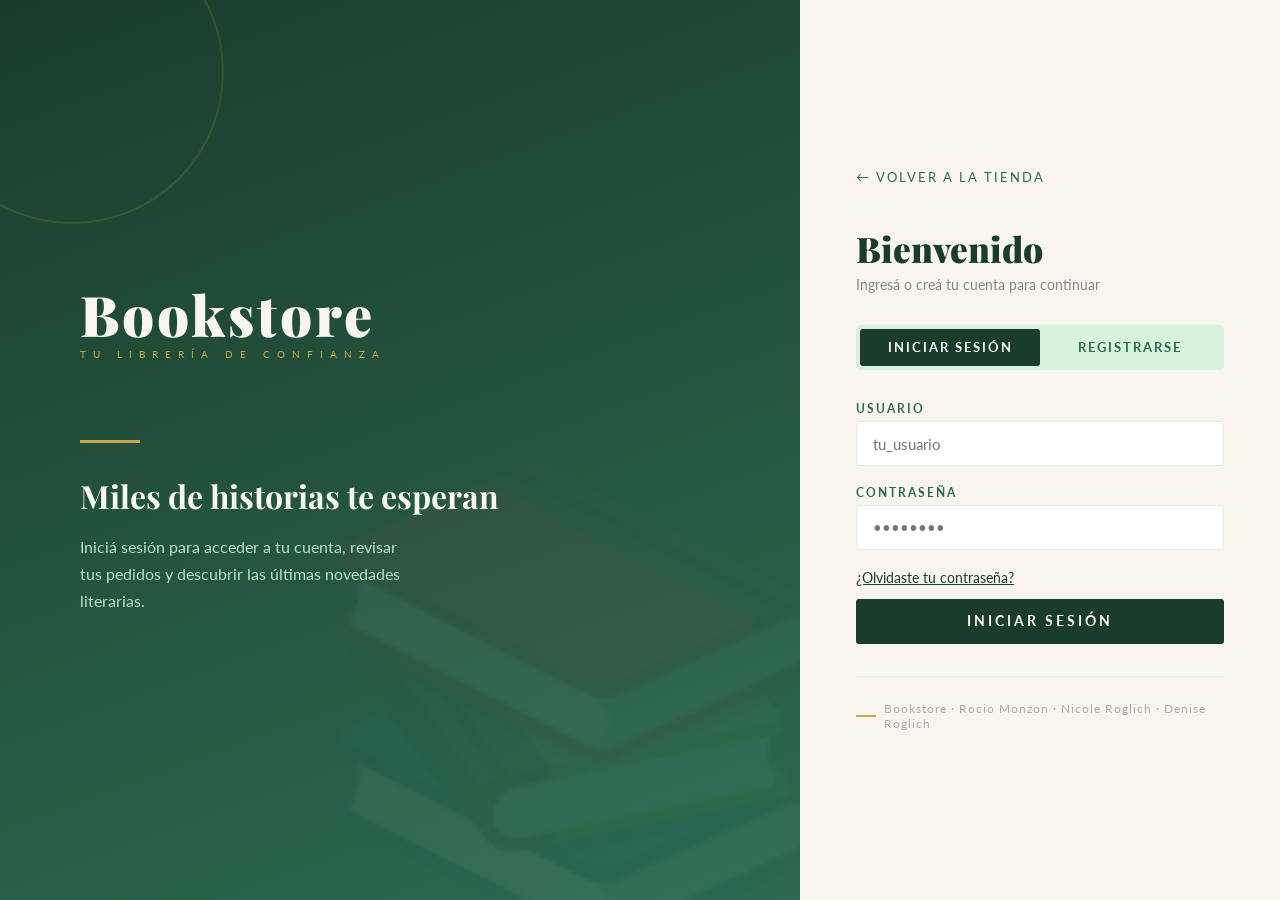
<file: login.html>
<!DOCTYPE html>
<html lang="es">
<head>
    <meta charset="UTF-8">
    <meta name="viewport" content="width=device-width, initial-scale=1.0">
    <title>Ingresar — Bookstore</title>
    <link href="https://fonts.googleapis.com/css2?family=Playfair+Display:wght@400;700;900&family=Lato:wght@300;400;700&display=swap" rel="stylesheet">
    <style>
        :root {
            --green-deep:   #1a3d2b;
            --green-mid:    #2d6a4f;
            --green-accent: #52b788;
            --green-light:  #b7e4c7;
            --green-pale:   #d8f3dc;
            --cream:        #f8f5ef;
            --gold:         #c9a84c;
            --text-dark:    #1a2e1e;
        }

        * { margin: 0; padding: 0; box-sizing: border-box; }

        body {
            font-family: 'Lato', sans-serif;
            min-height: 100vh;
            display: flex;
            background: var(--green-deep);
        }

        .left-panel {
            flex: 1;
            background: linear-gradient(160deg, var(--green-deep) 0%, var(--green-mid) 100%);
            display: flex;
            flex-direction: column;
            justify-content: center;
            align-items: flex-start;
            padding: 4rem 5rem;
            position: relative;
            overflow: hidden;
        }

        .left-panel::before {
            content: '📚';
            position: absolute;
            font-size: 28rem;
            bottom: -4rem;
            right: -4rem;
            opacity: 0.05;
            pointer-events: none;
        }

        .left-panel::after {
            content: '';
            position: absolute;
            top: -80px;
            left: -80px;
            width: 300px;
            height: 300px;
            border-radius: 50%;
            border: 2px solid rgba(201,168,76,0.15);
        }

        .brand { margin-bottom: 3rem; animation: fadeLeft 0.7s ease-out both; }

        .brand-name {
            font-family: 'Playfair Display', serif;
            font-size: 3.5rem;
            font-weight: 900;
            color: var(--cream);
            letter-spacing: 3px;
            line-height: 1;
        }

        .brand-tag {
            display: block;
            font-size: 0.65rem;
            letter-spacing: 7px;
            text-transform: uppercase;
            color: var(--gold);
            margin-top: 6px;
        }

        .gold-line {
            width: 60px;
            height: 3px;
            background: var(--gold);
            margin: 2rem 0;
            animation: expandLine 0.8s ease-out 0.3s both;
        }

        .left-copy { animation: fadeLeft 0.7s ease-out 0.4s both; }

        .left-copy h2 {
            font-family: 'Playfair Display', serif;
            font-size: 2rem;
            color: var(--cream);
            font-weight: 700;
            line-height: 1.3;
            margin-bottom: 1rem;
        }

        .left-copy p {
            color: var(--green-light);
            font-size: 1rem;
            line-height: 1.7;
            max-width: 320px;
        }

        .right-panel {
            width: 480px;
            background: var(--cream);
            display: flex;
            flex-direction: column;
            justify-content: center;
            padding: 4rem 3.5rem;
            animation: fadeRight 0.7s ease-out both;
        }

        .back-link {
            display: inline-flex;
            align-items: center;
            gap: 6px;
            color: var(--green-mid);
            font-size: 0.8rem;
            letter-spacing: 2px;
            text-transform: uppercase;
            text-decoration: none;
            margin-bottom: 2.5rem;
            transition: color 0.3s;
        }

        .back-link:hover { color: var(--green-deep); }

        .panel-title {
            font-family: 'Playfair Display', serif;
            font-size: 2.2rem;
            font-weight: 900;
            color: var(--green-deep);
            margin-bottom: 0.3rem;
        }

        .panel-subtitle {
            font-size: 0.85rem;
            color: #888;
            margin-bottom: 2rem;
        }

        .form-tabs {
            display: flex;
            background: var(--green-pale);
            border-radius: 4px;
            padding: 4px;
            margin-bottom: 2rem;
        }

        .tab-btn {
            flex: 1;
            padding: 0.65rem;
            border: none;
            background: transparent;
            color: var(--green-mid);
            cursor: pointer;
            border-radius: 3px;
            font-family: 'Lato', sans-serif;
            font-size: 0.8rem;
            font-weight: 700;
            letter-spacing: 2px;
            text-transform: uppercase;
            transition: all 0.3s ease;
        }

        .tab-btn.active {
            background: var(--green-deep);
            color: var(--cream);
        }

        .alert {
            padding: 0.8rem 1rem;
            border-radius: 3px;
            margin-bottom: 1.2rem;
            font-size: 0.85rem;
            font-weight: 600;
            border-left: 4px solid;
            display: none;
        }

        .alert.show { display: block; }
        .alert-error { background: #fff0f0; color: #c0392b; border-color: #c0392b; }
        .alert-success { background: #f0fff4; color: var(--green-mid); border-color: var(--green-accent); }

        .field-error {
            color: #c0392b;
            font-size: 0.80rem;
            margin-top: 0.35rem;
            min-height: 1.2rem;
        }

        input[type="text"],
        input[type="email"],
        input[type="tel"],
        input[type="password"] {
            width: 100%;
            padding: 0.8rem 1rem;
            border: 1.5px solid var(--green-pale);
            border-radius: 3px;
            font-family: 'Lato', sans-serif;
            font-size: 0.95rem;
            color: var(--text-dark);
            background: white;
            outline: none;
            transition: all 0.25s ease;
        }

        input.field-invalid {
            border-color: #e74c3c;
            background: #fff5f5;
        }

        label .info-icon {
            display: inline-flex;
            align-items: center;
            justify-content: center;
            width: 1.15rem;
            height: 1.15rem;
            margin-left: 0.45rem;
            border-radius: 50%;
            background: var(--green-pale);
            color: var(--green-mid);
            font-size: 0.75rem;
            font-weight: 700;
            cursor: pointer;
            border: 1px solid var(--green-accent);
            transition: background 0.2s ease, transform 0.2s ease;
        }

        label .info-icon:hover {
            background: var(--green-accent);
            color: var(--cream);
            transform: translateY(-1px);
        }

        .password-rules {
            display: none;
            margin-top: 0.85rem;
            padding: 0.85rem 1rem;
            background: #f7fdf6;
            border: 1px solid var(--green-pale);
            border-radius: 4px;
            color: #2b5f40;
            font-size: 0.84rem;
            line-height: 1.5;
        }

        .password-rules.visible {
            display: block;
        }

        .password-rules ul {
            margin: 0.5rem 0 0 1.1rem;
            padding-left: 0.75rem;
        }

        .password-rules li {
            margin-bottom: 0.35rem;
        }

        .form-section { display: none; }
        .form-section.active { display: block; }

        .form-group { margin-bottom: 1.2rem; }

        label {
            display: block;
            font-size: 0.72rem;
            letter-spacing: 2px;
            text-transform: uppercase;
            color: var(--green-mid);
            font-weight: 700;
            margin-bottom: 6px;
        }

        input[type="text"],
        input[type="email"],
        input[type="tel"] {
            width: 100%;
            padding: 0.8rem 1rem;
            border: 1.5px solid var(--green-pale);
            border-radius: 3px;
            font-family: 'Lato', sans-serif;
            font-size: 0.95rem;
            color: var(--text-dark);
            background: white;
            outline: none;
            transition: all 0.25s ease;
        }

        input:focus {
            border-color: var(--green-accent);
            box-shadow: 0 0 0 3px rgba(82,183,136,0.15);
        }

        .submit-btn {
            width: 100%;
            padding: 0.9rem;
            background: var(--green-deep);
            color: var(--cream);
            border: none;
            border-radius: 3px;
            font-family: 'Lato', sans-serif;
            font-size: 0.85rem;
            font-weight: 700;
            letter-spacing: 3px;
            text-transform: uppercase;
            cursor: pointer;
            margin-top: 0.5rem;
            transition: all 0.3s ease;
        }

        .submit-btn:hover {
            background: var(--green-mid);
            transform: translateY(-2px);
            box-shadow: 0 8px 20px rgba(26,61,43,0.25);
        }

        .submit-btn:active { transform: translateY(0); }

        .form-footer {
            margin-top: 2rem;
            padding-top: 1.5rem;
            border-top: 1px solid var(--green-pale);
            display: flex;
            align-items: center;
            gap: 0.5rem;
        }

        .form-footer span {
            width: 20px;
            height: 2px;
            background: var(--gold);
            display: inline-block;
            flex-shrink: 0;
        }

        .form-footer p { font-size: 0.75rem; color: #aaa; letter-spacing: 1px; }

        @keyframes fadeLeft {
            from { opacity: 0; transform: translateX(-30px); }
            to   { opacity: 1; transform: translateX(0); }
        }
        @keyframes fadeRight {
            from { opacity: 0; transform: translateX(30px); }
            to   { opacity: 1; transform: translateX(0); }
        }
        @keyframes expandLine {
            from { width: 0; opacity: 0; }
            to   { width: 60px; opacity: 1; }
        }

        @media (max-width: 900px) {
            .left-panel { display: none; }
            .right-panel { width: 100%; padding: 3rem 2rem; }
        }
    </style>
</head>
<body>

    <div class="left-panel">
        <div class="brand">
            <div class="brand-name">Bookstore</div>
            <span class="brand-tag">Tu librería de confianza</span>
        </div>
        <div class="gold-line"></div>
        <div class="left-copy">
            <h2>Miles de historias te esperan</h2>
            <p>Iniciá sesión para acceder a tu cuenta, revisar tus pedidos y descubrir las últimas novedades literarias.</p>
        </div>
    </div>

    <div class="right-panel">
        <a href="index.php" class="back-link">← Volver a la tienda</a>

        <h1 class="panel-title">Bienvenido</h1>
        <p class="panel-subtitle">Ingresá o creá tu cuenta para continuar</p>

        <div class="form-tabs">
            <button class="tab-btn active" onclick="switchTab('login', this)">Iniciar Sesión</button>
            <button class="tab-btn" onclick="switchTab('register', this)">Registrarse</button>
        </div>

        <div class="alert alert-error" id="alert-error"></div>
        <div class="alert alert-success" id="alert-success"></div>

        <!-- LOGIN -->
        <div id="login-form" class="form-section active">
            <div class="form-group">
                <label for="username_login">Usuario</label>
                <input type="text" id="username_login" autocomplete="username" placeholder="tu_usuario">
            </div>
            <div class="form-group">
                <label for="password_login">Contraseña</label>
                <input type="password" id="password_login" autocomplete="current-password" placeholder="••••••••">
            </div>
            <div class="form-group" style="margin-bottom: .3rem; font-size: .9rem;">
                <a href="olvideContrasenia.html" style="color: var(--green-deep);">¿Olvidaste tu contraseña?</a>
            </div>
            <button class="submit-btn" onclick="handleLogin()">Iniciar Sesión</button>
        </div>

        <!-- REGISTRO -->
        <div id="register-form" class="form-section">
            <div class="form-group">
                <label for="nombre">Nombre</label>
                <input type="text" id="nombre" autocomplete="given-name" placeholder="Juan">
                <div id="error-nombre" class="field-error"></div>
            </div>
            <div class="form-group">
                <label for="apellido">Apellido</label>
                <input type="text" id="apellido" autocomplete="family-name" placeholder="García">
                <div id="error-apellido" class="field-error"></div>
            </div>
            <div class="form-group">
                <label for="username">Usuario</label>
                <input type="text" id="username" autocomplete="username" placeholder="juan.garcia">
                <div id="error-username" class="field-error"></div>
            </div>
            <div class="form-group">
                <label for="password">Contraseña
                    <span class="info-icon" onclick="togglePasswordRules()" title="Ver reglas de contraseña">i</span>
                </label>
                <input type="password" id="password" autocomplete="new-password" placeholder="••••••••">
                <div class="password-rules" id="password-rules">
                    <p>La contraseña debe tener:</p>
                    <ul>
                        <li>Al menos 8 caracteres</li>
                        <li>Una letra mayúscula</li>
                        <li>Una letra minúscula</li>
                        <li>Un número</li>
                        <li>Un símbolo especial</li>
                    </ul>
                </div>
                <small><label><input type="checkbox" id="togglePassword"> Mostrar contraseña</label></small>
                <div id="error-password" class="field-error"></div>
            </div>
            <div class="form-group">
                <label for="rpassword">Confirmar contraseña</label>
                <input type="password" id="rpassword" autocomplete="new-password" placeholder="••••••••">
                <div id="error-rpassword" class="field-error"></div>
            </div>
            <div class="form-group">
                <label for="telefono">Teléfono</label>
                <input type="tel" id="telefono" autocomplete="tel" placeholder="+54 11 0000-0000">
                <div id="error-telefono" class="field-error"></div>
            </div>
            <div class="form-group">
                <label for="email">Email</label>
                <input type="email" id="email" autocomplete="email" placeholder="tu@email.com">
                <div id="error-email" class="field-error"></div>
            </div>
            <div class="form-group">
                <label for="direccion">Dirección</label>
                <input type="text" id="direccion" autocomplete="street-address" placeholder="Av. Corrientes 1234, CABA">
                <div id="error-direccion" class="field-error"></div>
            </div>
            <button type="button" class="submit-btn" onclick="handleRegister()">Crear Cuenta</button>
        </div>

        <div class="form-footer">
            <span></span>
            <p>Bookstore · Rocio Monzon · Nicole Roglich · Denise Roglich</p>
        </div>
    </div>

    <script>
        function switchTab(tab, btn) {
            document.querySelectorAll('.form-section').forEach(s => s.classList.remove('active'));
            document.querySelectorAll('.tab-btn').forEach(b => b.classList.remove('active'));
            document.getElementById(tab + '-form').classList.add('active');
            btn.classList.add('active');
            clearAlerts();
        }

        function renderMessage(msg) {
            return msg
                .replace(/<br\s*\/?>/gi, '<br>')
                .replace(/\r?\n/g, '<br>');
        }

        function showError(msg) {
            const el = document.getElementById('alert-error');
            el.innerHTML = '⚠️ ' + renderMessage(msg);
            el.classList.add('show');
            document.getElementById('alert-success').classList.remove('show');
        }

        function showSuccess(msg) {
            const el = document.getElementById('alert-success');
            el.textContent = '✔ ' + msg;
            el.classList.add('show');
            document.getElementById('alert-error').classList.remove('show');
            clearFieldError();
        }

        function showFieldError(msg, fieldIds = []) {
            clearFieldError();
            if (!Array.isArray(fieldIds)) {
                fieldIds = fieldIds ? [fieldIds] : [];
            }

            if (fieldIds.length === 0) {
                const el = document.getElementById('alert-error');
                el.innerHTML = '⚠️ ' + renderMessage(msg);
                el.classList.add('show');
                return;
            }

            fieldIds.forEach(id => {
                const input = document.getElementById(id);
                if (input) {
                    input.classList.add('field-invalid');
                }
                const errorEl = document.getElementById('error-' + id);
                if (errorEl) {
                    errorEl.innerHTML = renderMessage(msg);
                }
            });
        }

        function clearFieldError() {
            document.querySelectorAll('.field-error').forEach(el => el.textContent = '');
            document.querySelectorAll('.field-invalid').forEach(el => el.classList.remove('field-invalid'));
        }

        function clearAlerts() {
            document.getElementById('alert-error').classList.remove('show');
            document.getElementById('alert-success').classList.remove('show');
            clearFieldError();
        }

        function togglePasswordRules() {
            document.getElementById('password-rules').classList.toggle('visible');
        }

        function validateEmail(email) {
            return /^[^\s@]+@[^\s@]+\.[^\s@]+$/.test(email);
        }

        function handleLogin() {
            const username = document.getElementById('username_login').value.trim();
            const password = document.getElementById('password_login').value.trim();
            if (!username || !password) {
                showError('Por favor completa todos los campos.');
                return;
            }

            // Envía los datos al servidor
            fetch('login.php', {
                method: 'POST',
                headers: { 'Content-Type': 'application/x-www-form-urlencoded' },
                body: new URLSearchParams({
                    username: username,
                    password: password
                })
            })
            .then(response => response.json())
            .then(data => {
                if (data.status === 'success') {
                    showSuccess('¡Sesión iniciada correctamente! Redirigiendo...');
                    setTimeout(() => window.location.href = 'index.php', 800);
                } else {
                    showError(data.message);
                }
            })
            .catch(error => showError('Error de conexión: ' + error.message));
        }

        async function handleRegister() {
            clearFieldError();
            clearAlerts();

            const nombre = document.getElementById('nombre').value.trim();
            const apellido = document.getElementById('apellido').value.trim();
            const username = document.getElementById('username').value.trim();
            const password = document.getElementById('password').value.trim();
            const rpassword = document.getElementById('rpassword').value.trim();
            const telefono = document.getElementById('telefono').value.trim();
            const email = document.getElementById('email').value.trim();
            const direccion = document.getElementById('direccion').value.trim();

            const requiredFields = [
                { id: 'nombre', message: 'Ingrese su nombre.' },
                { id: 'apellido', message: 'Ingrese su apellido.' },
                { id: 'username', message: 'Ingrese su usuario.' },
                { id: 'password', message: 'Ingrese su contraseña.' },
                { id: 'rpassword', message: 'Confirme su contraseña.' },
                { id: 'telefono', message: 'Ingrese su teléfono.' },
                { id: 'email', message: 'Ingrese su email.' },
                { id: 'direccion', message: 'Ingrese su dirección.' }
            ];

            for (const field of requiredFields) {
                if (!document.getElementById(field.id).value.trim()) {
                    showFieldError(field.message, field.id);
                    return;
                }
            }

            if (!validateEmail(email)) {
                showFieldError('El email no es válido.', 'email');
                return;
            }

            if (password !== rpassword) {
                showFieldError('Las contraseñas no coinciden.', ['password', 'rpassword']);
                return;
            }

            try {
                const response = await fetch('registro.php', {
                    method: 'POST',
                    headers: { 'Content-Type': 'application/x-www-form-urlencoded' },
                    body: new URLSearchParams({
                        nombre: nombre,
                        apellido: apellido,
                        user: username,
                        pass: password,
                        rpass: rpassword,
                        telefono: telefono,
                        email: email,
                        direccion: direccion
                    })
                });

                const result = await response.json();
                if (result.type === 'success') {
                    showSuccess('Registro correcto. Redirigiendo...');
                    setTimeout(() => window.location.href = 'index.php', 800);
                } else {
                    showFieldError(result.ack || 'Hubo un error en el registro.', result.field || result.fields || []);
                }
            } catch (error) {
                showFieldError('Error de conexión: ' + error.message);
            }
        }

        document.getElementById('togglePassword').addEventListener('change', function () {
            const pw = document.getElementById('password');
            const rpw = document.getElementById('rpassword');
            const type = this.checked ? 'text' : 'password';
            pw.type = type;
            rpw.type = type;
        });
    </script>
</body>
</html>
</file>
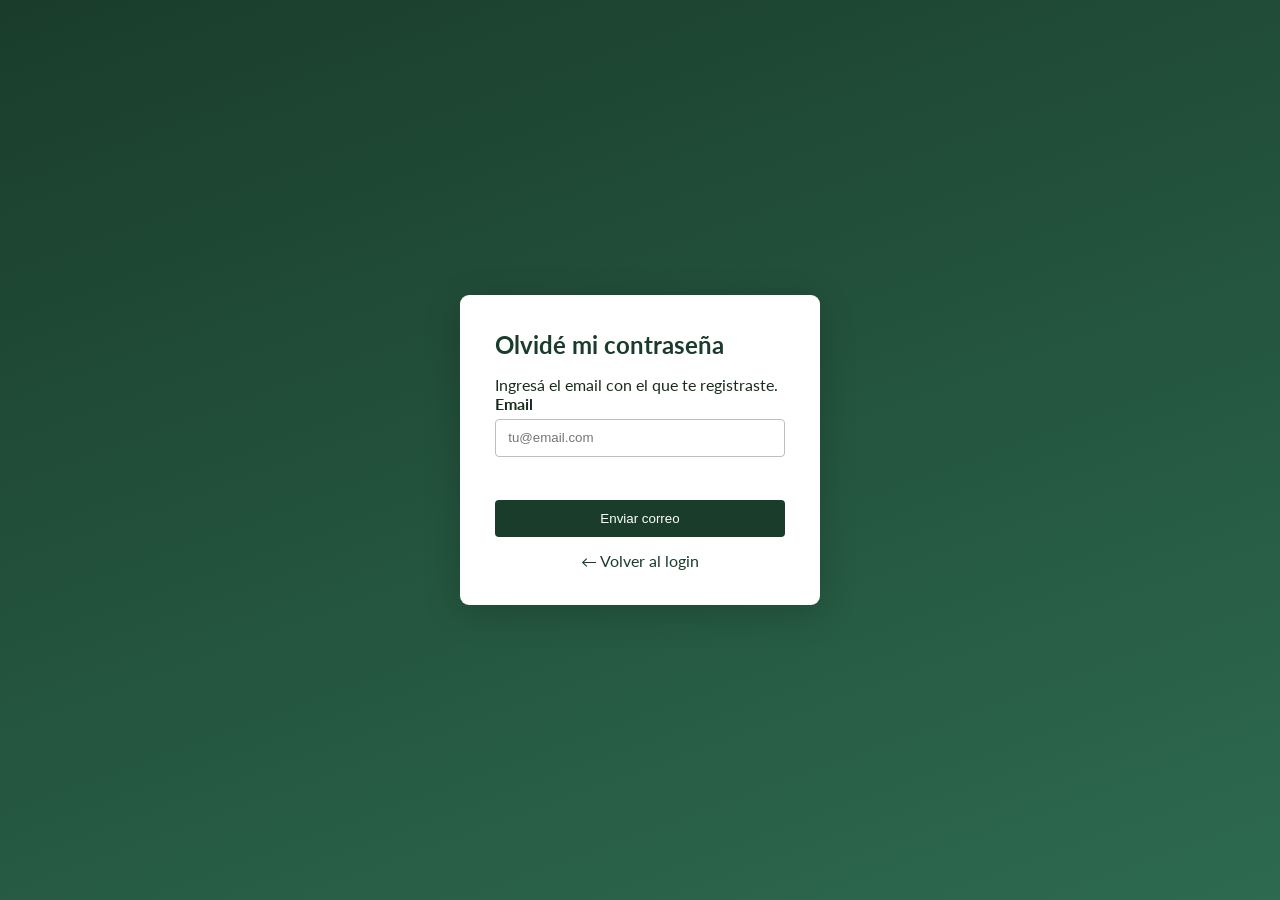
<file: olvideContrasenia.html>
<!DOCTYPE html>
<html lang="es">
<head>
    <meta charset="UTF-8">
    <meta name="viewport" content="width=device-width, initial-scale=1.0">
    <title>Olvidé mi contraseña</title>
    <link href="https://fonts.googleapis.com/css2?family=Playfair+Display:wght@400;700;900&family=Lato:wght@300;400;700&display=swap" rel="stylesheet">
    <style>
        :root {
            --green-deep:   #1a3d2b;
            --green-mid:    #2d6a4f;
            --green-accent: #52b788;
            --cream:        #f8f5ef;
            --text-dark:    #1a2e1e;
        }
        * { margin: 0; padding: 0; box-sizing: border-box; }
        body {
            font-family: 'Lato', sans-serif;
            min-height: 100vh;
            display: flex;
            align-items: center;
            justify-content: center;
            background: linear-gradient(160deg, var(--green-deep) 0%, var(--green-mid) 100%);
            color: var(--text-dark);
        }
        .card {
            width: 360px;
            background: white;
            padding: 2.2rem;
            border-radius: 9px;
            box-shadow: 0 8px 36px rgba(0,0,0,.2);
        }
        .card h1 { margin-bottom: 1rem; font-size: 1.5rem; color: var(--green-deep); }
        .form-group { margin-bottom: 1rem; }
        label { display: block; font-weight: 700; margin-bottom: .35rem; }
        input { width: 100%; padding: .65rem .75rem; border: 1px solid #bdbdbd; border-radius: 4px; }
        button { width: 100%; background: var(--green-deep); color: white; border: none; padding: .7rem; border-radius: 4px; cursor: pointer; }
        .field-error { margin-top: .5rem; color: #c0392b; min-height: 1.2rem; }
        .alert-success { margin-top: .6rem; color: #1a6c3a; }
        .link-back { margin-top: .85rem; display: block; text-align: center; color: var(--green-deep); text-decoration: none; }
    </style>
</head>
<body>
    <div class="card">
        <h1>Olvidé mi contraseña</h1>
        <p>Ingresá el email con el que te registraste.</p>
        <div class="form-group">
            <label for="fp_email">Email</label>
            <input type="email" id="fp_email" placeholder="tu@email.com">
            <div id="fp_error" class="field-error"></div>
            <div id="fp_success" class="alert-success"></div>
        </div>
        <button onclick="handleOlvideContrasenia()">Enviar correo</button>
        <a class="link-back" href="login.html">← Volver al login</a>
    </div>

    <script>
        function handleOlvideContrasenia() {
            document.getElementById('fp_error').textContent = '';
            document.getElementById('fp_success').textContent = '';
            const email = document.getElementById('fp_email').value.trim();
            if (!email) {
                document.getElementById('fp_error').textContent = 'Ingresá tu email.';
                return;
            }
            fetch('olvideContrasenia.php', {
                method: 'POST',
                headers: { 'Content-Type': 'application/x-www-form-urlencoded' },
                body: new URLSearchParams({ email: email })
            })
            .then(r => r.json())
            .then(resp => {
                if (resp.success) {
                    document.getElementById('fp_success').textContent = resp.message;
                } else {
                    document.getElementById('fp_error').textContent = resp.message;
                }
            })
            .catch(err => {
                document.getElementById('fp_error').textContent = 'Error de conexión: ' + err.message;
            });
        }
    </script>
</body>
</html>
</file>
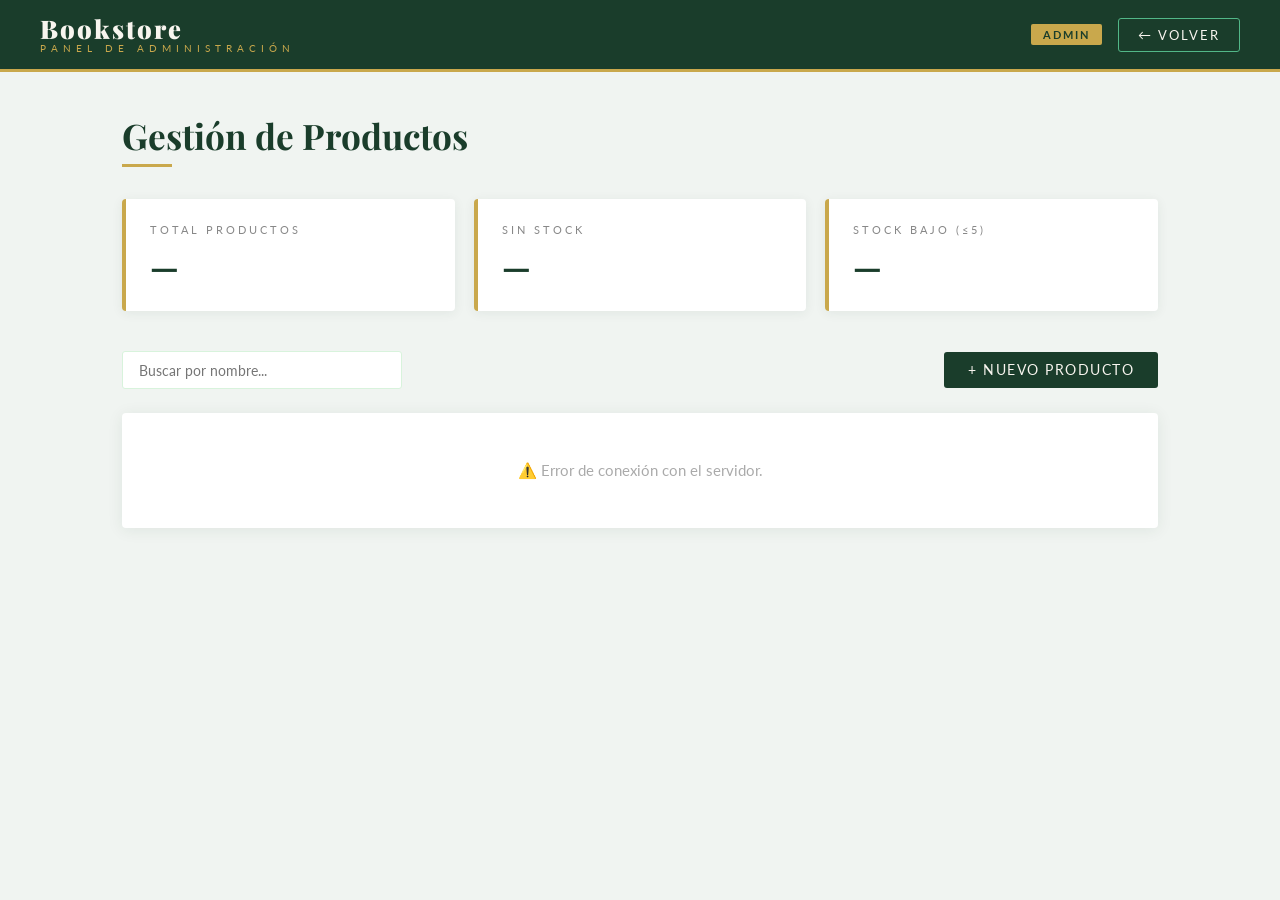
<file: panel_admin.html>
<!DOCTYPE html>
<html lang="es">
<head>
    <meta charset="UTF-8">
    <meta name="viewport" content="width=device-width, initial-scale=1.0">
    <title>Panel Admin — Bookstore</title>
    <link href="https://fonts.googleapis.com/css2?family=Playfair+Display:wght@400;700;900&family=Lato:wght@300;400;700&display=swap" rel="stylesheet">
    <style>
        :root {
            --green-deep: #1a3d2b;
            --green-mid: #2d6a4f;
            --green-accent: #52b788;
            --green-light: #b7e4c7;
            --green-pale: #d8f3dc;
            --cream: #f8f5ef;
            --gold: #c9a84c;
            --red: #c0392b;
            --red-light: #f8d7da;
            --text-dark: #1a2e1e;
        }

        * { margin: 0; padding: 0; box-sizing: border-box; }

        body {
            font-family: 'Lato', sans-serif;
            background: #f0f4f1;
            color: var(--text-dark);
            min-height: 100vh;
        }

        /* HEADER */
        header {
            background: var(--green-deep);
            padding: 1rem 2.5rem;
            display: flex;
            justify-content: space-between;
            align-items: center;
            border-bottom: 3px solid var(--gold);
            position: sticky;
            top: 0;
            z-index: 100;
        }

        .logo {
            display: flex;
            flex-direction: column;
            line-height: 1;
        }

        .logo-main {
            font-family: 'Playfair Display', serif;
            font-size: 1.6rem;
            font-weight: 900;
            color: var(--cream);
            letter-spacing: 2px;
        }

        .logo-sub {
            font-size: 0.6rem;
            letter-spacing: 5px;
            color: var(--gold);
            text-transform: uppercase;
            margin-top: 2px;
        }

        .header-right {
            display: flex;
            align-items: center;
            gap: 1rem;
        }

        .admin-badge {
            background: var(--gold);
            color: var(--green-deep);
            font-size: 0.7rem;
            font-weight: 700;
            letter-spacing: 2px;
            text-transform: uppercase;
            padding: 4px 12px;
            border-radius: 2px;
        }

        .back-btn {
            background: transparent;
            color: var(--cream);
            border: 1.5px solid var(--green-accent);
            padding: 0.5rem 1.2rem;
            border-radius: 3px;
            font-family: 'Lato', sans-serif;
            font-size: 0.8rem;
            letter-spacing: 2px;
            text-transform: uppercase;
            cursor: pointer;
            text-decoration: none;
            transition: all 0.3s;
        }

        .back-btn:hover {
            background: var(--green-accent);
            color: var(--green-deep);
        }

        /* LAYOUT */
        .container {
            max-width: 1100px;
            margin: 0 auto;
            padding: 2.5rem 2rem;
        }

        .page-title {
            font-family: 'Playfair Display', serif;
            font-size: 2.2rem;
            color: var(--green-deep);
            margin-bottom: 0.3rem;
        }

        .page-divider {
            width: 50px;
            height: 3px;
            background: var(--gold);
            margin-bottom: 2rem;
        }

        /* STATS */
        .stats-row {
            display: grid;
            grid-template-columns: repeat(3, 1fr);
            gap: 1.2rem;
            margin-bottom: 2.5rem;
        }

        .stat-card {
            background: white;
            border-radius: 4px;
            padding: 1.5rem;
            border-left: 4px solid var(--gold);
            box-shadow: 0 2px 12px rgba(26,61,43,0.07);
        }

        .stat-label {
            font-size: 0.7rem;
            letter-spacing: 3px;
            text-transform: uppercase;
            color: #888;
            margin-bottom: 0.5rem;
        }

        .stat-value {
            font-family: 'Playfair Display', serif;
            font-size: 2rem;
            color: var(--green-deep);
            font-weight: 700;
        }

        /* TOOLBAR */
        .toolbar {
            display: flex;
            justify-content: space-between;
            align-items: center;
            margin-bottom: 1.5rem;
            gap: 1rem;
            flex-wrap: wrap;
        }

        .search-input {
            padding: 0.6rem 1rem;
            border: 1.5px solid var(--green-pale);
            border-radius: 3px;
            font-family: 'Lato', sans-serif;
            font-size: 0.9rem;
            width: 280px;
            transition: border-color 0.3s;
            background: white;
        }

        .search-input:focus {
            outline: none;
            border-color: var(--green-accent);
        }

        .btn-primary {
            background: var(--green-deep);
            color: var(--cream);
            border: none;
            padding: 0.65rem 1.5rem;
            border-radius: 3px;
            font-family: 'Lato', sans-serif;
            font-size: 0.85rem;
            letter-spacing: 1.5px;
            text-transform: uppercase;
            cursor: pointer;
            transition: all 0.3s;
        }

        .btn-primary:hover { background: var(--green-mid); }

        /* TABLE */
        .table-wrap {
            background: white;
            border-radius: 4px;
            box-shadow: 0 2px 16px rgba(26,61,43,0.08);
            overflow: hidden;
        }

        table {
            width: 100%;
            border-collapse: collapse;
        }

        thead {
            background: var(--green-deep);
        }

        thead th {
            padding: 1rem 1.2rem;
            text-align: left;
            font-size: 0.7rem;
            letter-spacing: 3px;
            text-transform: uppercase;
            color: var(--green-light);
            font-weight: 400;
        }

        tbody tr {
            border-bottom: 1px solid var(--green-pale);
            transition: background 0.2s;
        }

        tbody tr:last-child { border-bottom: none; }
        tbody tr:hover { background: #f6faf7; }

        tbody td {
            padding: 0.9rem 1.2rem;
            font-size: 0.9rem;
            color: var(--text-dark);
            vertical-align: middle;
        }

        .td-price {
            font-family: 'Playfair Display', serif;
            font-weight: 700;
            color: var(--green-mid);
        }

        .stock-badge {
            display: inline-block;
            padding: 3px 10px;
            border-radius: 20px;
            font-size: 0.75rem;
            font-weight: 700;
        }

        .stock-ok { background: var(--green-pale); color: var(--green-mid); }
        .stock-low { background: #fff3cd; color: #856404; }
        .stock-zero { background: var(--red-light); color: var(--red); }

        .actions { display: flex; gap: 0.5rem; }

        .btn-edit, .btn-delete {
            border: none;
            padding: 0.4rem 0.9rem;
            border-radius: 3px;
            font-size: 0.75rem;
            letter-spacing: 1px;
            text-transform: uppercase;
            cursor: pointer;
            font-family: 'Lato', sans-serif;
            font-weight: 700;
            transition: all 0.2s;
        }

        .btn-edit {
            background: var(--green-pale);
            color: var(--green-mid);
        }

        .btn-edit:hover { background: var(--green-accent); color: white; }

        .btn-delete {
            background: var(--red-light);
            color: var(--red);
        }

        .btn-delete:hover { background: var(--red); color: white; }

        .empty-state {
            text-align: center;
            padding: 3rem;
            color: #aaa;
            font-size: 0.95rem;
        }

        /* MODAL */
        .modal-overlay {
            display: none;
            position: fixed;
            inset: 0;
            background: rgba(26,61,43,0.55);
            z-index: 500;
            align-items: center;
            justify-content: center;
        }

        .modal-overlay.open { display: flex; }

        .modal {
            background: white;
            border-radius: 6px;
            width: 480px;
            max-width: 95vw;
            box-shadow: 0 20px 60px rgba(0,0,0,0.25);
            animation: modalIn 0.25s ease;
            overflow: hidden;
        }

        @keyframes modalIn {
            from { opacity: 0; transform: scale(0.93) translateY(-20px); }
            to   { opacity: 1; transform: scale(1) translateY(0); }
        }

        .modal-header {
            background: var(--green-deep);
            padding: 1.2rem 1.5rem;
            display: flex;
            justify-content: space-between;
            align-items: center;
        }

        .modal-header h2 {
            font-family: 'Playfair Display', serif;
            color: var(--cream);
            font-size: 1.2rem;
        }

        .modal-close {
            background: none;
            border: none;
            color: var(--cream);
            font-size: 1.3rem;
            cursor: pointer;
            line-height: 1;
        }

        .modal-body { padding: 1.8rem 1.5rem; }

        .form-group {
            margin-bottom: 1.2rem;
        }

        .form-group label {
            display: block;
            font-size: 0.75rem;
            letter-spacing: 2px;
            text-transform: uppercase;
            color: #666;
            margin-bottom: 0.4rem;
        }

        .form-group input,
        .form-group textarea,
        .form-group select {
            width: 100%;
            padding: 0.65rem 0.9rem;
            border: 1.5px solid #ddd;
            border-radius: 3px;
            font-family: 'Lato', sans-serif;
            font-size: 0.9rem;
            transition: border-color 0.3s;
        }

        .form-group input:focus,
        .form-group textarea:focus,
        .form-group select:focus {
            outline: none;
            border-color: var(--green-accent);
        }

        .form-group textarea { resize: vertical; min-height: 90px; }

        .form-row {
            display: grid;
            grid-template-columns: 1fr 1fr;
            gap: 1rem;
        }

        .modal-footer {
            padding: 1rem 1.5rem;
            border-top: 1px solid var(--green-pale);
            display: flex;
            justify-content: flex-end;
            gap: 0.8rem;
        }

        .btn-cancel {
            background: transparent;
            color: #888;
            border: 1.5px solid #ddd;
            padding: 0.6rem 1.3rem;
            border-radius: 3px;
            font-family: 'Lato', sans-serif;
            font-size: 0.85rem;
            cursor: pointer;
            transition: all 0.2s;
        }

        .btn-cancel:hover { border-color: #aaa; color: #555; }

        /* CONFIRM MODAL */
        .confirm-modal {
            background: white;
            border-radius: 6px;
            width: 380px;
            max-width: 95vw;
            box-shadow: 0 20px 60px rgba(0,0,0,0.25);
            animation: modalIn 0.25s ease;
            overflow: hidden;
        }

        .confirm-body {
            padding: 2rem 1.5rem 1rem;
            text-align: center;
        }

        .confirm-icon { font-size: 3rem; margin-bottom: 1rem; }

        .confirm-body h3 {
            font-family: 'Playfair Display', serif;
            color: var(--green-deep);
            margin-bottom: 0.5rem;
        }

        .confirm-body p { color: #666; font-size: 0.9rem; }

        .confirm-footer {
            padding: 1rem 1.5rem;
            display: flex;
            justify-content: center;
            gap: 0.8rem;
        }

        .btn-danger {
            background: var(--red);
            color: white;
            border: none;
            padding: 0.65rem 1.5rem;
            border-radius: 3px;
            font-family: 'Lato', sans-serif;
            font-size: 0.85rem;
            letter-spacing: 1px;
            cursor: pointer;
            transition: background 0.2s;
        }

        .btn-danger:hover { background: #a93226; }

        /* TOAST */
        .toast {
            position: fixed;
            bottom: 2rem;
            left: 50%;
            transform: translateX(-50%) translateY(100px);
            background: var(--green-mid);
            color: white;
            padding: 0.8rem 2rem;
            border-radius: 3px;
            font-size: 0.9rem;
            transition: transform 0.3s ease;
            z-index: 9999;
        }

        .toast.show { transform: translateX(-50%) translateY(0); }
        .toast.error { background: var(--red); }

        .loading {
            text-align: center;
            padding: 3rem;
            color: #aaa;
        }

        .spinner {
            display: inline-block;
            width: 28px;
            height: 28px;
            border: 3px solid var(--green-pale);
            border-top-color: var(--green-accent);
            border-radius: 50%;
            animation: spin 0.7s linear infinite;
            margin-bottom: 0.8rem;
        }

        @keyframes spin { to { transform: rotate(360deg); } }

        @media (max-width: 700px) {
            .stats-row { grid-template-columns: 1fr; }
            .toolbar { flex-direction: column; align-items: stretch; }
            .search-input { width: 100%; }
            thead th:nth-child(2), tbody td:nth-child(2) { display: none; }
        }
    </style>
</head>
<body>

<header>
    <div class="logo">
        <span class="logo-main">Bookstore</span>
        <span class="logo-sub">Panel de Administración</span>
    </div>
    <div class="header-right">
        <span class="admin-badge">Admin</span>
        <a href="index.php" class="back-btn">← Volver</a>
    </div>
</header>

<div class="container">
    <h1 class="page-title">Gestión de Productos</h1>
    <div class="page-divider"></div>

    <div class="stats-row">
        <div class="stat-card">
            <div class="stat-label">Total Productos</div>
            <div class="stat-value" id="stat-total">—</div>
        </div>
        <div class="stat-card">
            <div class="stat-label">Sin Stock</div>
            <div class="stat-value" id="stat-zero">—</div>
        </div>
        <div class="stat-card">
            <div class="stat-label">Stock Bajo (≤5)</div>
            <div class="stat-value" id="stat-low">—</div>
        </div>
    </div>

    <div class="toolbar">
        <input type="text" class="search-input" id="searchInput" placeholder="Buscar por nombre..." oninput="filterTable()">
        <button class="btn-primary" onclick="openCreateModal()">+ Nuevo Producto</button>
    </div>

    <div class="table-wrap">
        <div id="tableContent">
            <div class="loading">
                <div class="spinner"></div>
                <p>Cargando productos...</p>
            </div>
        </div>
    </div>
</div>

<div class="modal-overlay" id="formModal">
    <div class="modal">
        <div class="modal-header">
            <h2 id="modalTitle">Nuevo Producto</h2>
            <button class="modal-close" onclick="closeModal()">✕</button>
        </div>
        <div class="modal-body">
            <input type="hidden" id="productId">
            <div class="form-group">
                <label>Nombre del libro</label>
                <input type="text" id="prodNombre" placeholder="Ej: El nombre del viento">
            </div>
            <div class="form-group">
                <label>Detalle / Descripción</label>
                <textarea id="prodDetalle" placeholder="Breve descripción del libro..."></textarea>
            </div>
            <div class="form-row">
                <div class="form-group">
                    <label>Precio ($)</label>
                    <input type="number" id="prodPrecio" placeholder="0" min="0" step="1">
                </div>
                <div class="form-group">
                    <label>Stock (unidades)</label>
                    <input type="number" id="prodStock" placeholder="0" min="0">
                </div>
            </div>
            <div class="form-group">
                <label>Género / Categoría</label>
                <select id="prodGenero" required>
                    <option value="">Seleccione un género...</option>
                    <option value="1">Fantasía</option>
                    <option value="2">Terror</option>
                    <option value="3">Romance</option>
                    <option value="4">Ciencia Ficción</option>
                </select>
            </div>
            <div class="form-group">
                <label>Imagen del libro</label>
                <input type="file" id="prodImagen" accept="image/*">
            </div>
        </div>
        <div class="modal-footer">
            <button class="btn-cancel" onclick="closeModal()">Cancelar</button>
            <button class="btn-primary" onclick="saveProduct()">Guardar</button>
        </div>
    </div>
</div>

<div class="modal-overlay" id="confirmModal">
    <div class="confirm-modal">
        <div class="confirm-body">
            <div class="confirm-icon">🗑️</div>
            <h3>¿Eliminar producto?</h3>
            <p id="confirmText">Esta acción no se puede deshacer.</p>
        </div>
        <div class="confirm-footer">
            <button class="btn-cancel" onclick="closeConfirm()">Cancelar</button>
            <button class="btn-danger" onclick="confirmDelete()">Eliminar</button>
        </div>
    </div>
</div>

<div class="toast" id="toast"></div>

<script>
    let allProducts = [];
    let deleteId = null;

    async function loadProducts() {
        try {
            const res = await fetch('admin_productos.php?action=list');
            const data = await res.json();
            if (data.status === 'success') {
                allProducts = data.productos;
                renderTable(allProducts);
                updateStats();
            } else {
                showError(data.message || 'Error al cargar productos');
            }
        } catch (e) {
            console.error(e);
            showError('Error de conexión con el servidor.');
        }
    }

    function renderTable(products) {
        const wrap = document.getElementById('tableContent');
        if (products.length === 0) {
            wrap.innerHTML = '<div class="empty-state">No se encontraron productos.</div>';
            return;
        }

        let rows = products.map(p => {
            const stockClass = p.stock == 0 ? 'stock-zero' : (p.stock <= 5 ? 'stock-low' : 'stock-ok');
            const stockLabel = p.stock == 0 ? 'Sin stock' : p.stock;
            const nombre = escHtml(p.nombre ?? '—');
            const detalle = escHtml((p.detalle ?? '').substring(0, 40)) + ((p.detalle ?? '').length > 40 ? '...' : '');
           
            // Lógica de imagen: si no hay, ponemos un placeholder
            const imgPath = p.imagen ? 'img/' + p.imagen : 'img/no-book.jpg';

            return `
                <tr>
                    <td>
                        <div style="display: flex; align-items: center; gap: 12px;">
                            <img src="${imgPath}" style="width: 40px; height: 55px; object-fit: cover; border-radius: 3px; background: #eee;">
                            <strong>${nombre}</strong>
                        </div>
                    </td>
                    <td style="color:#777;font-size:0.85rem">${detalle}</td>
                    <td class="td-price">$${Number(p.precio).toLocaleString('es-AR')}</td>
                    <td><span class="stock-badge ${stockClass}">${stockLabel}</span></td>
                    <td>
                        <div class="actions">
                            <button class="btn-edit" onclick="openEditModal(${p.id})">Editar</button>
                            <button class="btn-delete" onclick="askDelete(${p.id}, '${nombre}')">Eliminar</button>
                        </div>
                    </td>
                </tr>`;
        }).join('');

        wrap.innerHTML = `
            <table>
                <thead>
                    <tr>
                        <th>Libro</th>
                        <th>Descripción</th>
                        <th>Precio</th>
                        <th>Stock</th>
                        <th>Acciones</th>
                    </tr>
                </thead>
                <tbody>${rows}</tbody>
            </table>`;
    }

    function updateStats() {
        document.getElementById('stat-total').textContent = allProducts.length;
        document.getElementById('stat-zero').textContent = allProducts.filter(p => p.stock == 0).length;
        document.getElementById('stat-low').textContent = allProducts.filter(p => p.stock > 0 && p.stock <= 5).length;
    }

    function filterTable() {
        const q = document.getElementById('searchInput').value.toLowerCase();
        const filtered = allProducts.filter(p => (p.nombre ?? '').toLowerCase().includes(q));
        renderTable(filtered);
    }

    function openCreateModal() {
        document.getElementById('modalTitle').textContent = 'Nuevo Producto';
        document.getElementById('productId').value = '';
        document.getElementById('prodNombre').value = '';
        document.getElementById('prodDetalle').value = '';
        document.getElementById('prodPrecio').value = '';
        document.getElementById('prodStock').value = '';
        document.getElementById('prodGenero').value = '';
        document.getElementById('prodImagen').value = '';
        document.getElementById('formModal').classList.add('open');
    }

    function openEditModal(id) {
        const p = allProducts.find(x => x.id == id);
        if (!p) return;
        document.getElementById('modalTitle').textContent = 'Editar Producto';
        document.getElementById('productId').value = p.id;
        document.getElementById('prodNombre').value = p.nombre ?? '';
        document.getElementById('prodDetalle').value = p.detalle ?? '';
        document.getElementById('prodPrecio').value = p.precio ?? '';
        document.getElementById('prodStock').value = p.stock ?? '';
        document.getElementById('prodGenero').value = p.id_genero ?? '';
        document.getElementById('prodImagen').value = '';
        document.getElementById('formModal').classList.add('open');
    }

    function closeModal() {
        document.getElementById('formModal').classList.remove('open');
    }

    async function saveProduct() {
        try {
            const id = document.getElementById('productId').value;
            const nombre = document.getElementById('prodNombre').value.trim();
            const detalle = document.getElementById('prodDetalle').value.trim();
            const precio = document.getElementById('prodPrecio').value;
            const stock = document.getElementById('prodStock').value;
            const genero = document.getElementById('prodGenero').value;
            const imagenInput = document.getElementById('prodImagen');

            if (!nombre || precio === '' || stock === '' || !genero) {
                showToast('Completa todos los campos obligatorios.', true);
                return;
            }

            const formData = new FormData();
            formData.append('action', 'save');
            formData.append('id', id);
            formData.append('nombre', nombre);
            formData.append('detalle', detalle);
            formData.append('precio', precio);
            formData.append('stock', stock);
            formData.append('id_genero', genero);

            if (imagenInput.files && imagenInput.files[0]) {
                formData.append('imagen', imagenInput.files[0]);
            }

            const res = await fetch('admin_productos.php', {
                method: 'POST',
                body: formData
            });

            const text = await res.text();
            const data = JSON.parse(text);

            if (data.status === 'success') {
                closeModal();
                showToast(id ? 'Producto actualizado.' : 'Producto creado.');
                loadProducts();
            } else {
                showToast(data.message || 'Error al guardar.', true);
            }
        } catch (e) {
            console.error(e);
            showToast('Error crítico al procesar la respuesta.', true);
        }
    }

    function askDelete(id, name) {
        deleteId = id;
        document.getElementById('confirmText').textContent = `Vas a eliminar "${name}". Esta acción no se puede deshacer.`;
        document.getElementById('confirmModal').classList.add('open');
    }

    function closeConfirm() {
        document.getElementById('confirmModal').classList.remove('open');
        deleteId = null;
    }

    async function confirmDelete() {
        if (!deleteId) return;
        const formData = new FormData();
        formData.append('action', 'delete');
        formData.append('id', deleteId);

        try {
            const res = await fetch('admin_productos.php', { method: 'POST', body: formData });
            const data = await res.json();
            if (data.status === 'success') {
                closeConfirm();
                showToast('Producto eliminado.');
                loadProducts();
            } else {
                showToast(data.message ?? 'Error al eliminar.', true);
            }
        } catch (e) {
            showToast('Error de conexión.', true);
        }
    }

    function showToast(msg, isError = false) {
        const t = document.getElementById('toast');
        t.textContent = msg;
        t.className = 'toast' + (isError ? ' error' : '');
        t.classList.add('show');
        setTimeout(() => t.classList.remove('show'), 3000);
    }

    function showError(msg) {
        document.getElementById('tableContent').innerHTML = `<div class="empty-state">⚠️ ${msg}</div>`;
    }

    function escHtml(str) {
        return String(str).replace(/&/g,'&amp;').replace(/</g,'&lt;').replace(/>/g,'&gt;').replace(/"/g,'&quot;');
    }

    document.getElementById('formModal').addEventListener('click', e => { if (e.target === e.currentTarget) closeModal(); });
    document.getElementById('confirmModal').addEventListener('click', e => { if (e.target === e.currentTarget) closeConfirm(); });

    document.addEventListener('DOMContentLoaded', loadProducts);
</script>

</body>
</html>
</file>
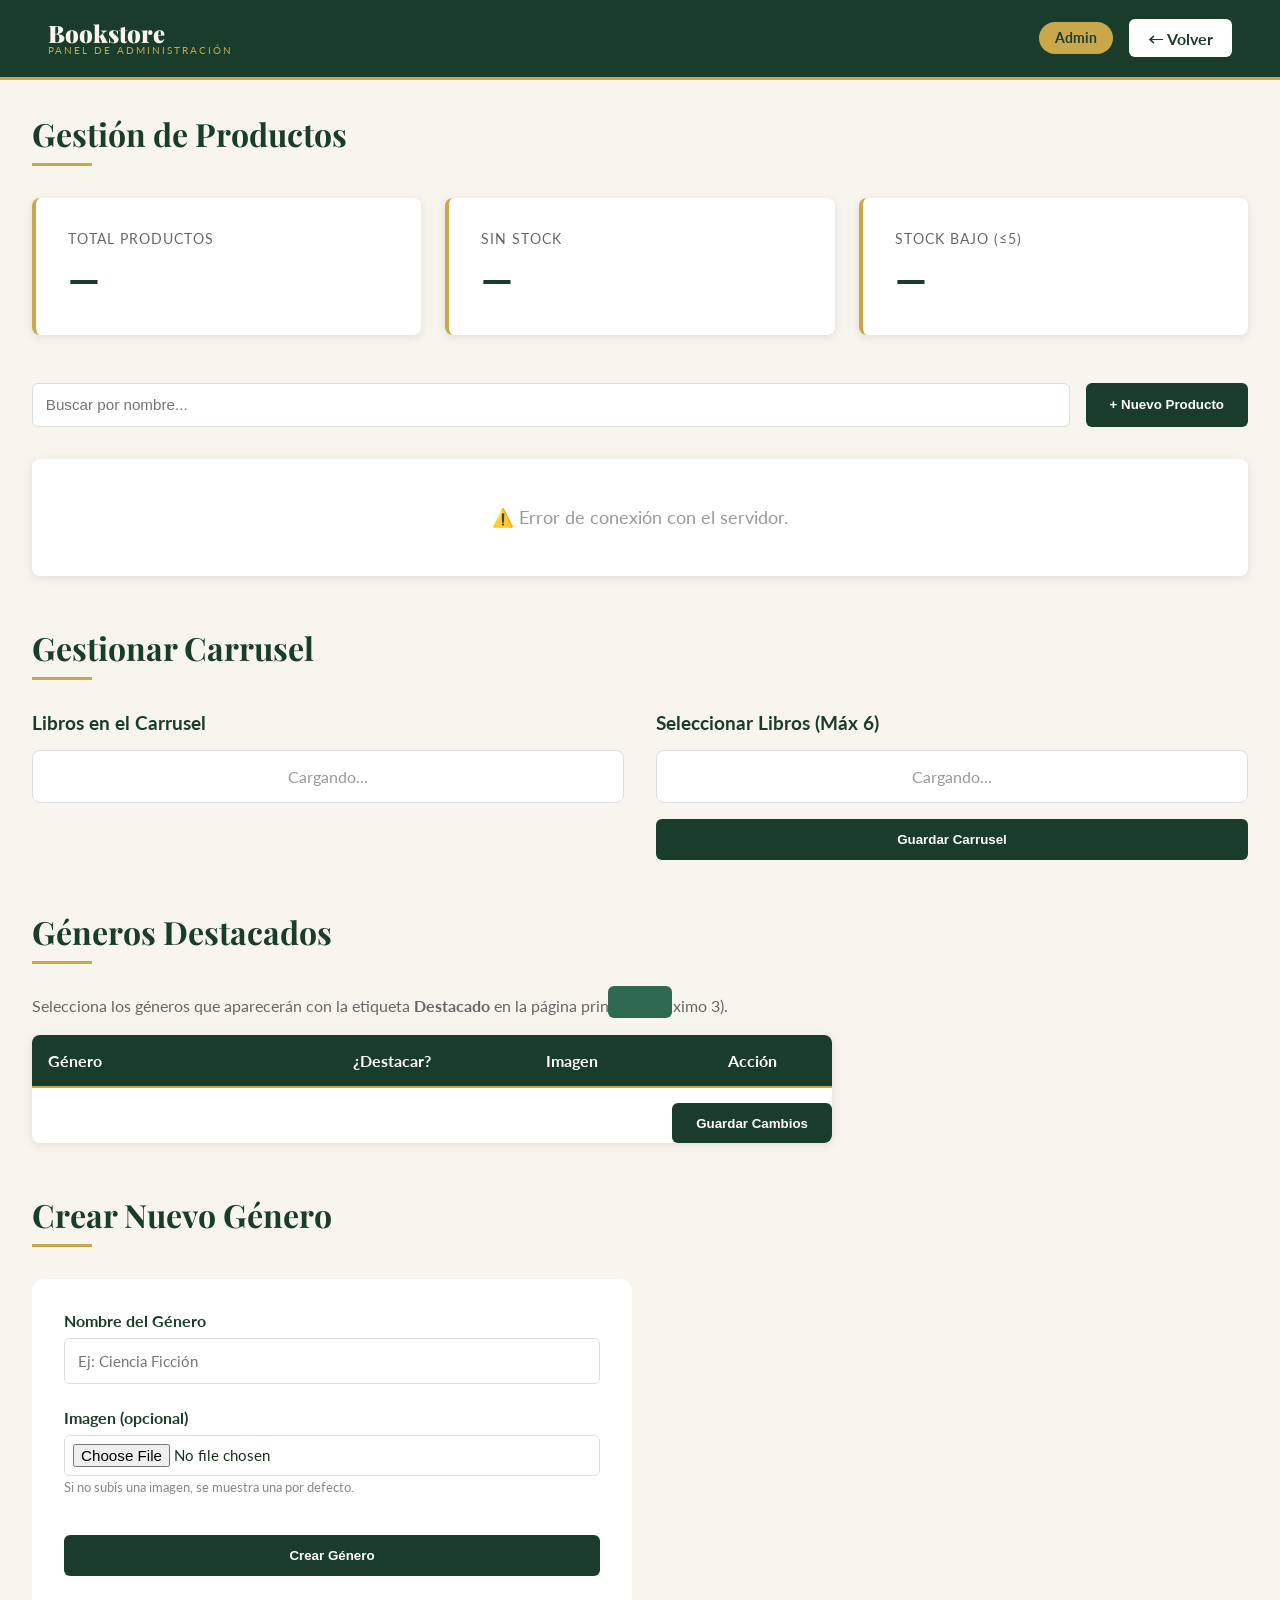
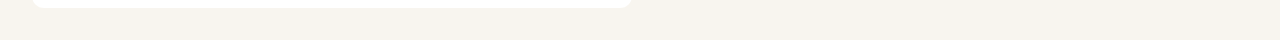
<file: paneles/panel_admin.html>
<!DOCTYPE html>
<html lang="es">
<head>
    <meta charset="UTF-8">
    <meta name="viewport" content="width=device-width, initial-scale=1.0">
    <title>Panel Admin — Bookstore</title>
    <link href="https://fonts.googleapis.com/css2?family=Playfair+Display:wght@400;700;900&family=Lato:wght@300;400;700&display=swap" rel="stylesheet">
   <link rel="stylesheet" href="estilos_paneles/panel_admin.css">
   <style>
       .modal-body {
           max-height: 50vh;
           overflow-y: auto;
           padding-bottom: 20px;
       }

       .modal {
           display: flex;
           flex-direction: column;
           max-height: 90vh;
       }

       .modal-footer {
           position: sticky;
           bottom: 0;
           background: white;
           border-top: 1px solid #eee;
           padding: 15px;
           display: flex;
           justify-content: flex-end;
           gap: 10px;
           z-index: 10;
       }

       /* ✅ FIX: Mejor visualización de imágenes en tabla */
       .book-thumbnail {
           width: 40px;
           height: 55px;
           object-fit: cover;
           border-radius: 3px;
           background: #eee;
           display: block;
       }
   </style>
</head>
<body>
<header>
    <div class="logo">
        <span class="logo-main">Bookstore</span>
        <span class="logo-sub">Panel de Administración</span>
    </div>
    <div class="header-right">
        <span class="admin-badge">Admin</span>
        <a href="../index.php" class="back-btn">← Volver</a>
    </div>
</header>

<div class="container">
    <h1 class="page-title">Gestión de Productos</h1>
    <div class="page-divider"></div>

    <div class="stats-row">
        <div class="stat-card">
            <div class="stat-label">Total Productos</div>
            <div class="stat-value" id="stat-total">—</div>
        </div>
        <div class="stat-card">
            <div class="stat-label">Sin Stock</div>
            <div class="stat-value" id="stat-zero">—</div>
        </div>
        <div class="stat-card">
            <div class="stat-label">Stock Bajo (≤5)</div>
            <div class="stat-value" id="stat-low">—</div>
        </div>
    </div>

    <div class="toolbar">
        <input type="text" class="search-input" id="searchInput" placeholder="Buscar por nombre..." oninput="filterTable()">
        <button class="btn-primary" onclick="openCreateModal()">+ Nuevo Producto</button>
    </div>

    <div class="table-wrap">
        <div id="tableContent">
            <div class="loading">
                <div class="spinner"></div>
                <p>Cargando productos...</p>
            </div>
        </div>
    </div>
    <!-- ── CARRUSEL DE PRODUCTOS ── -->
    <h1 class="page-title" style="margin-top: 50px;">Gestionar Carrusel</h1>
    <div class="page-divider"></div>

    <div style="display: grid; grid-template-columns: 1fr 1fr; gap: 2rem; margin-bottom: 3rem;">
        <div>
            <h3 style="color: var(--green-deep); margin-bottom: 1rem;">Libros en el Carrusel</h3>
            <div id="carruselList" style="background: white; border: 1px solid #ddd; border-radius: 8px; padding: 1rem; max-height: 400px; overflow-y: auto;">
                <p style="color: #999; text-align: center;">Cargando...</p>
            </div>
        </div>

        <div>
            <h3 style="color: var(--green-deep); margin-bottom: 1rem;">Seleccionar Libros (Máx 6)</h3>
            <div id="productosDisponibles" style="background: white; border: 1px solid #ddd; border-radius: 8px; padding: 1rem; max-height: 400px; overflow-y: auto;">
                <p style="color: #999; text-align: center;">Cargando...</p>
            </div>
            <button class="btn-primary" onclick="guardarCarrusel()" style="width: 100%; margin-top: 1rem;">Guardar Carrusel</button>
        </div>
    </div> 

    <h1 class="page-title" style="margin-top: 50px;">Géneros Destacados</h1>
    <div class="page-divider"></div>
    <p style="color: #666; margin-bottom: 20px;">Selecciona los géneros que aparecerán con la etiqueta <strong>Destacado</strong> en la página principal (Máximo 3).</p>
    
    <div class="table-wrap" style="max-width: 800px; margin-bottom: 50px;">
        <form id="formGenerosDestacados">
            <table style="width: 100%;">
                <thead>
                    <tr>
                        <th style="width: 35%;">Género</th>
                        <th style="width: 20%; text-align: center;">¿Destacar?</th>
                        <th style="width: 25%; text-align: center;">Imagen</th>
                        <th style="width: 20%; text-align: center;">Acción</th>
                    </tr>
                </thead>
                <tbody id="generosTableBody">
                    </tbody>
            </table>
            <div style="margin-top: 15px; text-align: right;">
                <button type="button" class="btn-primary" onclick="guardarGenerosDestacados()">Guardar Cambios</button>
            </div>
        </form>
    </div>

    <h1 class="page-title" style="margin-top: 50px;">Crear Nuevo Género</h1>
<div class="page-divider"></div>

<div style="background: white; padding: 2rem; border-radius: 12px; max-width: 600px;">
    <div class="form-group">
        <label for="nuevoGenero" style="display: block; margin-bottom: 0.5rem; font-weight: bold; color: var(--green-deep);">Nombre del Género</label>
        <input type="text" id="nuevoGenero" placeholder="Ej: Ciencia Ficción" style="width: 100%; padding: 0.8rem; border: 1px solid #ddd; border-radius: 6px; font-family: 'Lato', sans-serif;">
    </div>
    <div class="form-group" style="margin-top: 1rem;">
        <label for="nuevoGeneroImagen" style="display: block; margin-bottom: 0.5rem; font-weight: bold; color: var(--green-deep);">Imagen (opcional)</label>
        <input type="file" id="nuevoGeneroImagen" accept="image/*" style="width: 100%; padding: 0.5rem; border: 1px solid #ddd; border-radius: 6px;">
        <small style="color:#888;">Si no subís una imagen, se muestra una por defecto.</small>
    </div>
    <button class="btn-primary" onclick="crearGenero()" style="width: 100%; margin-top: 1rem;">Crear Género</button>
</div>

</div> <div class="modal-overlay" id="formModal">
    <div class="modal">
        <div class="modal-header">
            <h2 id="modalTitle">Nuevo Producto</h2>
            <button class="modal-close" onclick="closeModal()">✕</button>
        </div>
        <div class="modal-body">
            <input type="hidden" id="productId">
            <div class="form-group">
                <label>Nombre del libro</label>
                <input type="text" id="prodNombre" placeholder="Ej: El nombre del viento">
            </div>
            <div class="form-group">
                <label>Autor</label>
                <input type="text" id="prodAutor" placeholder="Ej: Patrick Rothfuss">
            </div>
            <div class="form-group">
                <label>Detalle / Descripción</label>
                <textarea id="prodDetalle" placeholder="Breve descripción del libro..."></textarea>
            </div>
            <div class="form-row">
                <div class="form-group">
                    <label>Precio ($)</label>
                    <input type="number" id="prodPrecio" placeholder="0" min="0" step="1">
                </div>
                <div class="form-group">
                    <label>Stock (unidades)</label>
                    <input type="number" id="prodStock" placeholder="0" min="0">
                </div>
            </div>
            <div class="form-group">
                <label>Género / Categoría</label>
                <select id="prodGenero" required>
                    <option value="">Seleccione un género...</option>
                    <option value="1">Fantasía</option>
                    <option value="2">Terror</option>
                    <option value="3">Romance</option>
                    <option value="4">Comedia</option>
                    <option value="5">Poesía</option>
                    <option value="6">Aventura</option>
                </select>
            </div>
            <div class="form-group">
                <label>Imagen del libro</label>
                <input type="file" id="prodImagen" accept="image/*">
                <small style="color: #666;">PNG, JPG, JPEG (máx 5MB)</small>
            </div>
        </div>
        <div class="modal-footer">
            <button class="btn-cancel" onclick="closeModal()">Cancelar</button>
            <button class="btn-primary" onclick="saveProduct()">Guardar</button>
        </div>
    </div>
</div>

<div class="modal-overlay" id="confirmModal">
    <div class="confirm-modal">
        <div class="confirm-body">
            <div class="confirm-icon">🗑️</div>
            <h3>¿Eliminar producto?</h3>
            <p id="confirmText">Esta acción no se puede deshacer.</p>
        </div>
        <div class="confirm-footer">
            <button class="btn-cancel" onclick="closeConfirm()">Cancelar</button>
            <button class="btn-danger" onclick="confirmDelete()">Eliminar</button>
        </div>
    </div>
</div>

<div class="toast" id="toast"></div>

<script>
    let allProducts = [];
    let deleteId = null;
    let carruselActual = [];

    async function loadProducts() {
        try {
            const res = await fetch('../productos/admin_productos.php?action=list');
            const data = await res.json();
            if (data.status === 'success') {
                allProducts = data.productos;
                renderTable(allProducts);
                updateStats();
                renderProductosDisponibles();
            } else {
                showError(data.message || 'Error al cargar productos');
            }
        } catch (e) {
            console.error(e);
            showError('Error de conexión con el servidor.');
        }
    }

    function renderTable(products) {
        const wrap = document.getElementById('tableContent');
        if (products.length === 0) {
            wrap.innerHTML = '<div class="empty-state">No se encontraron productos.</div>';
            return;
        }

        let rows = products.map(p => {
            const stockClass = p.stock == 0 ? 'stock-zero' : (p.stock <= 5 ? 'stock-low' : 'stock-ok');
            const stockLabel = p.stock == 0 ? 'Sin stock' : p.stock;
            const nombre = escHtml(p.nombre ?? '—');
            const detalle = escHtml((p.detalle ?? '').substring(0, 40)) + ((p.detalle ?? '').length > 40 ? '...' : '');

            const imgPath = p.imagen ? '../img/' + encodeURIComponent(p.imagen) : placeholderImage('Sin imagen');
            return `
                <tr>
                    <td>
                        <div style="display: flex; align-items: center; gap: 12px;">
                            <img src="${imgPath}" class="book-thumbnail" alt="${nombre}" onerror="this.onerror=null;this.src=placeholderImage('Sin imagen')">
                            <strong>${nombre}</strong>
                        </div>
                    </td>
                    <td style="color:#777;font-size:0.85rem">${detalle}</td>
                    <td class="td-price">$${Number(p.precio).toLocaleString('es-AR')}</td>
                    <td><span class="stock-badge ${stockClass}">${stockLabel}</span></td>
                    <td>
                        <div class="actions">
                            <button class="btn-edit" onclick="openEditModal(${p.id})">Editar</button>
                            <button class="btn-delete" onclick="askDelete(${p.id}, '${nombre}')">Eliminar</button>
                        </div>
                    </td>
                </tr>`;
        }).join('');

        wrap.innerHTML = `
            <table>
                <thead>
                    <tr>
                        <th>Libro</th>
                        <th>Descripción</th>
                        <th>Precio</th>
                        <th>Stock</th>
                        <th>Acciones</th>
                    </tr>
                </thead>
                <tbody>${rows}</tbody>
            </table>`;
    }

    function updateStats() {
        document.getElementById('stat-total').textContent = allProducts.length;
        document.getElementById('stat-zero').textContent = allProducts.filter(p => p.stock == 0).length;
        document.getElementById('stat-low').textContent = allProducts.filter(p => p.stock > 0 && p.stock <= 5).length;
    }

    function filterTable() {
        const q = document.getElementById('searchInput').value.toLowerCase();
        const filtered = allProducts.filter(p => (p.nombre ?? '').toLowerCase().includes(q));
        renderTable(filtered);
    }

    function openCreateModal() {
        document.getElementById('modalTitle').textContent = 'Nuevo Producto';
        document.getElementById('productId').value = '';
        document.getElementById('prodNombre').value = '';
        document.getElementById('prodAutor').value = '';
        document.getElementById('prodDetalle').value = '';
        document.getElementById('prodPrecio').value = '';
        document.getElementById('prodStock').value = '';
        document.getElementById('prodGenero').value = '';
        document.getElementById('prodImagen').value = '';
        document.getElementById('formModal').classList.add('open');
    }

    function openEditModal(id) {
        const p = allProducts.find(x => x.id == id);
        if (!p) return;
        document.getElementById('modalTitle').textContent = 'Editar Producto';
        document.getElementById('productId').value = p.id;
        document.getElementById('prodNombre').value = p.nombre ?? '';
        document.getElementById('prodAutor').value = p.autor ?? '';
        document.getElementById('prodDetalle').value = p.detalle ?? '';
        document.getElementById('prodPrecio').value = p.precio ?? '';
        document.getElementById('prodStock').value = p.stock ?? '';
        document.getElementById('prodGenero').value = p.id_genero ?? '';
        document.getElementById('prodImagen').value = '';
        document.getElementById('formModal').classList.add('open');
    }

    function closeModal() {
        document.getElementById('formModal').classList.remove('open');
    }

    async function saveProduct() {
        try {
            const id = document.getElementById('productId').value;
            const nombre = document.getElementById('prodNombre').value.trim();
            const autor = document.getElementById('prodAutor').value.trim();
            const detalle = document.getElementById('prodDetalle').value.trim();
            const precio = document.getElementById('prodPrecio').value;
            const stock = document.getElementById('prodStock').value;
            const genero = document.getElementById('prodGenero').value;
            const imagenInput = document.getElementById('prodImagen');

            if (!nombre || !autor || precio === '' || stock === '' || !genero) {
                showToast('Completa todos los campos obligatorios.', true);
                return;
            }

            const formData = new FormData();
            formData.append('action', 'save');
            formData.append('id', id);
            formData.append('nombre', nombre);
            formData.append('autor', autor);
            formData.append('detalle', detalle);
            formData.append('precio', precio);
            formData.append('stock', stock);
            formData.append('id_genero', genero);

            if (imagenInput.files && imagenInput.files[0]) {
                formData.append('imagen', imagenInput.files[0]);
            }

            const res = await fetch('../productos/admin_productos.php', {
                method: 'POST',
                body: formData
            });

            const text = await res.text();
            const data = JSON.parse(text);

            if (data.status === 'success') {
                closeModal();
                showToast(id ? 'Producto actualizado.' : 'Producto creado.');
                loadProducts();
            } else {
                showToast(data.message || 'Error al guardar.', true);
            }
        } catch (e) {
            console.error(e);
            showToast('Error crítico al procesar la respuesta.', true);
        }
    }

    function askDelete(id, name) {
        deleteId = id;
        document.getElementById('confirmText').textContent = `Vas a eliminar "${name}". Esta acción no se puede deshacer.`;
        document.getElementById('confirmModal').classList.add('open');
    }

    function closeConfirm() {
        document.getElementById('confirmModal').classList.remove('open');
        deleteId = null;
    }

    async function confirmDelete() {
        if (!deleteId) return;
        const formData = new FormData();
        formData.append('action', 'delete');
        formData.append('id', deleteId);

        try {
            const res = await fetch('../productos/admin_productos.php', { method: 'POST', body: formData });
            const data = await res.json();
            if (data.status === 'success') {
                closeConfirm();
                showToast('Producto eliminado.');
                loadProducts();
            } else {
                showToast(data.message ?? 'Error al eliminar.', true);
            }
        } catch (e) {
            showToast('Error de conexión.', true);
        }
    }

    function showToast(msg, isError = false) {
        const t = document.getElementById('toast');
        t.textContent = msg;
        t.className = 'toast' + (isError ? ' error' : '');
        t.classList.add('show');
        setTimeout(() => t.classList.remove('show'), 3000);
    }

    function showError(msg) {
        document.getElementById('tableContent').innerHTML = `<div class="empty-state">⚠️ ${msg}</div>`;
    }

    function escHtml(str) {
        return String(str).replace(/&/g,'&amp;').replace(/</g,'&lt;').replace(/>/g,'&gt;').replace(/"/g,'&quot;');
    }

    // Placeholder embebido: no depende de un archivo no-book.jpg en el servidor.
    function placeholderImage(text = 'Sin imagen') {
        const svg = `<svg xmlns="http://www.w3.org/2000/svg" width="160" height="220"><rect width="100%" height="100%" fill="#d8f3dc"/><text x="50%" y="50%" text-anchor="middle" dominant-baseline="middle" fill="#1a3d2b" font-family="Arial" font-size="16">${text}</text></svg>`;
        return 'data:image/svg+xml;charset=UTF-8,' + encodeURIComponent(svg);
    }

    document.getElementById('formModal').addEventListener('click', e => { if (e.target === e.currentTarget) closeModal(); });
    document.getElementById('confirmModal').addEventListener('click', e => { if (e.target === e.currentTarget) closeConfirm(); });

    // ── GÉNEROS DESTACADOS ──
    async function loadGenerosDestacados() {
        try {
            const res = await fetch('../productos/admin_generos.php?action=list');
            const data = await res.json();
            
            if (data.status === 'success') {
                const tbody = document.getElementById('generosTableBody');
                
                tbody.innerHTML = data.generos.map(g => `
                    <tr>
                        <td><strong>${escHtml(g.nombre_genero)}</strong></td>
                        <td style="text-align: center;">
                            <input type="checkbox" name="genero_destacado" value="${g.id_genero}" ${g.destacado == 1 ? 'checked' : ''} style="transform: scale(1.3); cursor: pointer;">
                        </td>
                        <td style="text-align: center;">
                            <img src="${g.imagen ? '../img/' + encodeURIComponent(g.imagen) : placeholderImage('Sin imagen')}" alt="" style="width:40px; height:40px; object-fit:cover; border-radius:6px; vertical-align:middle; margin-right:0.5rem;" onerror="this.onerror=null;this.src=placeholderImage('Sin imagen')">
                            <input type="file" accept="image/*" id="generoImg-${g.id_genero}" style="width:130px; font-size:0.8rem;">
                            <button type="button" class="btn-primary" style="padding:0.3rem 0.6rem; font-size:0.8rem;" onclick="subirImagenGenero(${g.id_genero})">Subir</button>
                        </td>
                        <td style="text-align: center;">
                            <button type="button" class="btn-delete" onclick="deshabilitarGenero(${g.id_genero}, '${escHtml(g.nombre_genero)}')">Deshabilitar</button>
                        </td>
                    </tr>
                `).join('');
            }
        } catch (e) {
            console.error('Error al cargar géneros:', e);
        }
    }

    async function subirImagenGenero(id) {
        const input = document.getElementById('generoImg-' + id);
        if (!input.files || !input.files[0]) {
            showToast('Elegí una imagen primero', true);
            return;
        }

        try {
            const formData = new FormData();
            formData.append('action', 'set_imagen');
            formData.append('id', id);
            formData.append('imagen', input.files[0]);

            const res = await fetch('../productos/admin_generos.php', {
                method: 'POST',
                body: formData
            });

            const data = await res.json();

            if (data.status === 'success') {
                showToast('Imagen actualizada correctamente');
                loadGenerosDestacados();
            } else {
                showToast(data.message || 'Error al subir la imagen', true);
            }
        } catch (e) {
            console.error(e);
            showToast('Error de conexión', true);
        }
    }

    async function deshabilitarGenero(id, nombre) {
        if (!confirm(`¿Deshabilitar el género "${nombre}"? No se eliminará de la base de datos, solo se ocultará.`)) {
            return;
        }

        try {
            const formData = new FormData();
            formData.append('action', 'disable_genero');
            formData.append('id', id);

            const res = await fetch('../productos/admin_generos.php', {
                method: 'POST',
                body: formData
            });

            const data = await res.json();

            if (data.status === 'success') {
                showToast('Género deshabilitado correctamente');
                loadGenerosDestacados();
            } else {
                showToast(data.message || 'Error al deshabilitar', true);
            }
        } catch (e) {
            console.error(e);
            showToast('Error de conexión', true);
        }
    }

    async function guardarGenerosDestacados() {
        const checkboxes = document.querySelectorAll('input[name="genero_destacado"]:checked');
        
        if (checkboxes.length > 3) {
            showToast('No puedes destacar más de 3 géneros.', true);
            return;
        }
        
        const destacadosIds = Array.from(checkboxes).map(cb => cb.value);
        const formData = new FormData();
        formData.append('action', 'update_destacados');
        formData.append('destacados', JSON.stringify(destacadosIds));

        try {
            const res = await fetch('../productos/admin_generos.php', {
                method: 'POST',
                body: formData
            });
            const data = await res.json();

            if (data.status === 'success') {
                showToast('Géneros destacados actualizados con éxito.');
                loadGenerosDestacados();
            } else {
                showToast(data.message || 'Error al guardar.', true);
            }
        } catch (e) {
            console.error(e);
            showToast('Error de conexión con el servidor.', true);
        }
    }

    // ── CARRUSEL ──
    async function loadCarrusel() {
        try {
            const res = await fetch('../productos/admin_carrusel.php?action=list');
            const data = await res.json();
            
            if (data.status === 'success') {
                carruselActual = data.carrusel || [];
                renderCarrusel();
            }
        } catch (e) {
            console.log('Error cargando carrusel:', e);
            carruselActual = [];
        }
    }

    function renderCarrusel() {
        const list = document.getElementById('carruselList');
        
        if (carruselActual.length === 0) {
            list.innerHTML = '<p style="color: #999; text-align: center;">Ningún libro seleccionado</p>';
            return;
        }

        list.innerHTML = carruselActual.map((lib, idx) => {
            const imgPath = lib.imagen ? '../img/' + lib.imagen : 'data:image/svg+xml,%3Csvg xmlns=%22http://www.w3.org/2000/svg%22 width=%22100%22 height=%22100%22%3E%3Crect fill=%22%23ddd%22 width=%22100%22 height=%22100%22/%3E%3C/svg%3E';
            return `
                <div style="display: flex; justify-content: space-between; align-items: center; padding: 0.8rem; border-bottom: 1px solid #eee;">
                    <div style="display: flex; gap: 10px; flex: 1; align-items: center;">
                        <img src="${imgPath}" style="width: 40px; height: 60px; object-fit: cover; border-radius: 4px; background: #f0f0f0;" alt="${escHtml(lib.nombre)}">
                        <div style="flex: 1;">
                            <span style="background: var(--gold); color: var(--green-deep); padding: 2px 8px; border-radius: 50%; font-weight: bold; margin-right: 8px;">${idx + 1}</span>
                            <strong>${escHtml(lib.nombre)}</strong>
                            <br>
                            <small style="color: #666;">por ${escHtml(lib.autor)}</small>
                        </div>
                    </div>
                    <button onclick="removerDelCarrusel(${lib.id_producto})" style="background: #ff4d4d; color: white; border: none; padding: 4px 8px; border-radius: 4px; cursor: pointer; font-size: 0.85rem; white-space: nowrap;" type="button">🗑️ Quitar</button>
                </div>
            `;
        }).join('');
    }

    function renderProductosDisponibles() {
        const container = document.getElementById('productosDisponibles');
        
        if (allProducts.length === 0) {
            container.innerHTML = '<p style="color: #999; text-align: center;">No hay productos</p>';
            return;
        }

        container.innerHTML = allProducts.map(p => {
            const isInCarrusel = carruselActual.some(c => c.id_producto == p.id);
            const style = isInCarrusel ? 'background: #d8f3dc; border: 2px solid #2d6a4f;' : 'border: 1px solid #ddd;';
            
            const imgPath = p.imagen ? '../img/' + p.imagen : 'data:image/svg+xml,%3Csvg xmlns=%22http://www.w3.org/2000/svg%22 width=%22200%22 height=%22200%22%3E%3Crect fill=%22%23ddd%22 width=%22200%22 height=%22200%22/%3E%3C/svg%3E';
            
            return `
                <div style="padding: 0.8rem; margin-bottom: 0.8rem; border-radius: 6px; cursor: pointer; ${style}" 
                     onclick="toggleProductoEnCarrusel(${p.id}, '${escHtml(p.nombre)}', '${escHtml(p.autor)}', ${p.precio}, '${escHtml(p.imagen)}')">  
                    <img src="${imgPath}" style="width: 100%; height: 120px; object-fit: cover; border-radius: 4px; margin-bottom: 0.5rem; background: #f0f0f0;" alt="${escHtml(p.nombre)}">
                    <strong>${escHtml(p.nombre)}</strong>
                    <br>
                    <small style="color: #666;">por ${escHtml(p.autor)}</small>
                    <br>
                    <small style="color: var(--green-mid); font-weight: bold;">$${Number(p.precio).toLocaleString('es-AR')}</small>
                    ${isInCarrusel ? '<br><small style="color: var(--green-deep); font-weight: bold;">✓ En carrusel</small>' : ''}
                </div>
            `;
        }).join('');
    }

    function toggleProductoEnCarrusel(id, nombre, autor, precio, imagen) {
        const index = carruselActual.findIndex(c => c.id_producto == id);
        
        if (index >= 0) {
            carruselActual.splice(index, 1);
        } else {
            if (carruselActual.length < 6) {
                carruselActual.push({
                    id_producto: id,
                    nombre: nombre,
                    autor: autor,
                    precio: precio,
                    imagen: imagen,
                    posicion: carruselActual.length + 1
                });
            } else {
                showToast('Máximo 6 libros en el carrusel', true);
                return;
            }
        }

        renderCarrusel();
        renderProductosDisponibles();
    }

    function removerDelCarrusel(id) {
        carruselActual = carruselActual.filter(c => c.id_producto != id);
        renderCarrusel();
        renderProductosDisponibles();
    }

    async function guardarCarrusel() {
        try {
            const res = await fetch('../productos/admin_carrusel.php', {
                method: 'POST',
                headers: { 'Content-Type': 'application/json' },
                body: JSON.stringify({
                    action: 'save',
                    carrusel: carruselActual
                })
            });

            const data = await res.json();

            if (data.status === 'success') {
                showToast('Carrusel guardado correctamente');
                loadCarrusel();
            } else {
                showToast(data.message || 'Error al guardar', true);
            }
        } catch (e) {
            console.error(e);
            showToast('Error de conexión', true);
        }
    }

    // ── CREAR GÉNERO ──
    async function crearGenero() {
        const nombre = document.getElementById('nuevoGenero').value.trim();

        if (!nombre) {
            showToast('Ingresa el nombre del género', true);
            return;
        }

        try {
            const formData = new FormData();
            formData.append('action', 'create_genero');
            formData.append('nombre', nombre);

            const imagenInput = document.getElementById('nuevoGeneroImagen');
            if (imagenInput.files && imagenInput.files[0]) {
                formData.append('imagen', imagenInput.files[0]);
            }

            const res = await fetch('../productos/admin_generos.php', {
                method: 'POST',
                body: formData
            });

            const data = await res.json();

            if (data.status === 'success') {
                showToast('Género creado correctamente');
                document.getElementById('nuevoGenero').value = '';
                imagenInput.value = '';
                loadGenerosDestacados();
            } else {
                showToast(data.message || 'Error al crear', true);
            }
        } catch (e) {
            console.error(e);
            showToast('Error de conexión', true);
        }
    }

    // ── INICIALIZAR ──
    document.addEventListener('DOMContentLoaded', () => {
        loadProducts();
        loadGenerosDestacados();
        loadCarrusel();
    });
</script>
</body>
</html>
</file>
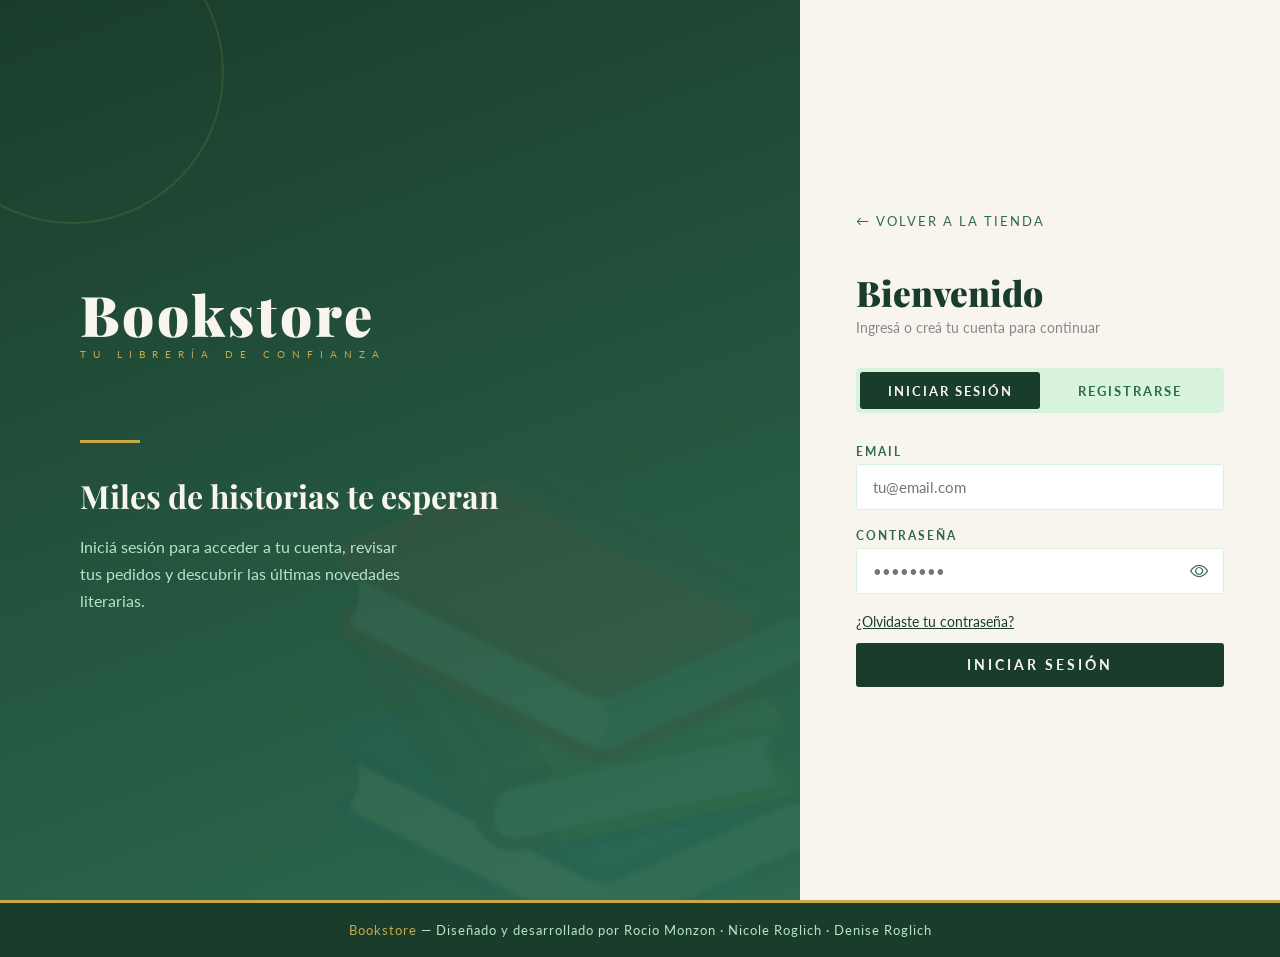
<file: registro/login.html>
<!DOCTYPE html>
<html lang="es">
<head>
    <meta charset="UTF-8">
    <meta name="viewport" content="width=device-width, initial-scale=1.0">
    <title>Ingresar — Bookstore</title>
    <link href="https://fonts.googleapis.com/css2?family=Playfair+Display:wght@400;700;900&family=Lato:wght@300;400;700&display=swap" rel="stylesheet">
    <link rel="stylesheet" href="estilos_registro/login.css">
    <link rel="stylesheet" href="https://cdn.jsdelivr.net/npm/bootstrap-icons@1.11.3/font/bootstrap-icons.min.css">
</head>
<body>

    <div class="login-row">
    <div class="left-panel">
        <div class="brand">
            <div class="brand-name">Bookstore</div>
            <span class="brand-tag">Tu librería de confianza</span>
        </div>
        <div class="gold-line"></div>
        <div class="left-copy">
            <h2>Miles de historias te esperan</h2>
            <p>Iniciá sesión para acceder a tu cuenta, revisar tus pedidos y descubrir las últimas novedades literarias.</p>
        </div>
    </div>

    <div class="right-panel">
        <a href="../index.php" class="back-link">← Volver a la tienda</a>

        <h1 class="panel-title">Bienvenido</h1>
        <p class="panel-subtitle">Ingresá o creá tu cuenta para continuar</p>

        <div class="form-tabs">
            <button class="tab-btn active" onclick="switchTab('login', this)">Iniciar Sesión</button>
            <a href="registro.html" class="tab-btn" style="text-decoration:none; display:inline-flex; align-items:center; justify-content:center;">Registrarse</a>
        </div>

        <div class="alert alert-error" id="alert-error"></div>
        <div class="alert alert-success" id="alert-success"></div>

        <!-- LOGIN -->
        <div id="login-form" class="form-section active">
            <div class="form-group">
                <label for="email_login">Email</label>
                <input type="email" id="email_login" autocomplete="email" placeholder="tu@email.com">
            </div>
<div class="form-group">
    <label for="password_login">Contraseña</label>
    <div class="password-wrapper">
        <input type="password" id="password_login" autocomplete="current-password" placeholder="••••••••">
        <i class="bi bi-eye toggle-password-icon" onclick="togglePasswordVisibility('password_login', this)"></i>
    </div>
</div>
            <div class="form-group" style="margin-bottom: .3rem; font-size: .9rem;">
                <a href="olvideContrasenia.html" style="color: var(--green-deep);">¿Olvidaste tu contraseña?</a>
            </div>
            <button class="submit-btn" onclick="handleLogin()">Iniciar Sesión</button>
        </div>

        <div id="register-form" class="form-section" style="display:none;">
            <div class="form-group">
                <label for="nombre">Nombre</label>
                <input type="text" id="nombre" autocomplete="given-name" placeholder="Juan">
                <div id="error-nombre" class="field-error"></div>
            </div>
            <div class="form-group">
                <label for="apellido">Apellido</label>
                <input type="text" id="apellido" autocomplete="family-name" placeholder="García">
                <div id="error-apellido" class="field-error"></div>
            </div>
            <div class="form-group">
                <label for="username">Usuario</label>
                <input type="text" id="username" autocomplete="username" placeholder="juan.garcia">
                <div id="error-username" class="field-error"></div>
            </div>
            <div class="form-group">
                <label for="password">Contraseña
                    <span class="info-icon" onclick="togglePasswordRules()" title="Ver reglas de contraseña">i</span>
                </label>
                <input type="password" id="password" autocomplete="new-password" placeholder="••••••••">
                <div class="password-rules" id="password-rules">
                    <p>La contraseña debe tener:</p>
                    <ul>
                        <li>Al menos 8 caracteres</li>
                        <li>Una letra mayúscula</li>
                        <li>Una letra minúscula</li>
                        <li>Un número</li>
                        <li>Un símbolo especial</li>
                    </ul>
                </div>
                <small><label><input type="checkbox" id="togglePassword"> Mostrar contraseña</label></small>
                <div id="error-password" class="field-error"></div>
            </div>
            <div class="form-group">
                <label for="rpassword">Confirmar contraseña</label>
                <input type="password" id="rpassword" autocomplete="new-password" placeholder="••••••••">
                <div id="error-rpassword" class="field-error"></div>
            </div>
            <div class="form-group">
                <label for="telefono">Teléfono</label>
                <input type="tel" id="telefono" autocomplete="tel" placeholder="+54 11 0000-0000">
                <div id="error-telefono" class="field-error"></div>
            </div>
            <div class="form-group">
                <label for="email">Email</label>
                <input type="email" id="email" autocomplete="email" placeholder="tu@email.com">
                <div id="error-email" class="field-error"></div>
            </div>
            <div class="form-group">
                <label for="direccion">Dirección</label>
                <input type="text" id="direccion" autocomplete="street-address" placeholder="Av. Corrientes 1234, CABA">
                <div id="error-direccion" class="field-error"></div>
            </div>
            <button type="button" class="submit-btn" onclick="handleRegister()">Crear Cuenta</button>
        </div>


    </div>
    </div>

    <script>
        function switchTab(tab, btn) {
            document.querySelectorAll('.form-section').forEach(s => s.classList.remove('active'));
            document.querySelectorAll('.tab-btn').forEach(b => b.classList.remove('active'));
            document.getElementById(tab + '-form').classList.add('active');
            btn.classList.add('active');
            clearAlerts();
        }

        function renderMessage(msg) {
            return msg
                .replace(/<br\s*\/?>/gi, '<br>')
                .replace(/\r?\n/g, '<br>');
        }

        function showError(msg) {
            const el = document.getElementById('alert-error');
            el.innerHTML = '⚠️ ' + renderMessage(msg);
            el.classList.add('show');
            document.getElementById('alert-success').classList.remove('show');
        }

        function showSuccess(msg) {
            const el = document.getElementById('alert-success');
            el.textContent = '✔ ' + msg;
            el.classList.add('show');
            document.getElementById('alert-error').classList.remove('show');
            clearFieldError();
        }

        function showFieldError(msg, fieldIds = []) {
            clearFieldError();
            if (!Array.isArray(fieldIds)) {
                fieldIds = fieldIds ? [fieldIds] : [];
            }

            if (fieldIds.length === 0) {
                const el = document.getElementById('alert-error');
                el.innerHTML = '⚠️ ' + renderMessage(msg);
                el.classList.add('show');
                return;
            }

            fieldIds.forEach(id => {
                const input = document.getElementById(id);
                if (input) {
                    input.classList.add('field-invalid');
                }
                const errorEl = document.getElementById('error-' + id);
                if (errorEl) {
                    errorEl.innerHTML = renderMessage(msg);
                }
            });
        }

        function clearFieldError() {
            document.querySelectorAll('.field-error').forEach(el => el.textContent = '');
            document.querySelectorAll('.field-invalid').forEach(el => el.classList.remove('field-invalid'));
        }

        function clearAlerts() {
            document.getElementById('alert-error').classList.remove('show');
            document.getElementById('alert-success').classList.remove('show');
            clearFieldError();
        }

        function togglePasswordRules() {
            document.getElementById('password-rules').classList.toggle('visible');
        }

        function validateEmail(email) {
            return /^[^\s@]+@[^\s@]+\.[^\s@]+$/.test(email);
        }

        function handleLogin() {
            const email = document.getElementById('email_login').value.trim();
            const password = document.getElementById('password_login').value.trim();
            
            if (!email || !password) {
                showError('Por favor completa todos los campos.');
                return;
            }

            if (!validateEmail(email)) {
                showError('El email no es válido.');
                return;
            }

            // Envía los datos al servidor
            fetch('login.php', {
                method: 'POST',
                headers: { 'Content-Type': 'application/x-www-form-urlencoded' },
                body: new URLSearchParams({
                    email: email,
                    password: password
                })
            })
            .then(response => response.json())
            .then(data => {
                if (data.status === 'success') {
                    showSuccess('¡Sesión iniciada correctamente! Redirigiendo...');
                    setTimeout(() => window.location.href = data.redirectUrl || '../index.php', 800);
                } else {
                    showError(data.message);
                }
            })
            .catch(error => showError('Error de conexión: ' + error.message));
        }

        async function handleRegister() {
            clearFieldError();
            clearAlerts();

            const nombre = document.getElementById('nombre').value.trim();
            const apellido = document.getElementById('apellido').value.trim();
            const username = document.getElementById('username').value.trim();
            const password = document.getElementById('password').value.trim();
            const rpassword = document.getElementById('rpassword').value.trim();
            const telefono = document.getElementById('telefono').value.trim();
            const email = document.getElementById('email').value.trim();
            const direccion = document.getElementById('direccion').value.trim();

            const requiredFields = [
                { id: 'nombre', message: 'Ingrese su nombre.' },
                { id: 'apellido', message: 'Ingrese su apellido.' },
                { id: 'username', message: 'Ingrese su usuario.' },
                { id: 'password', message: 'Ingrese su contraseña.' },
                { id: 'rpassword', message: 'Confirme su contraseña.' },
                { id: 'telefono', message: 'Ingrese su teléfono.' },
                { id: 'email', message: 'Ingrese su email.' },
                { id: 'direccion', message: 'Ingrese su dirección.' }
            ];

            for (const field of requiredFields) {
                if (!document.getElementById(field.id).value.trim()) {
                    showFieldError(field.message, field.id);
                    return;
                }
            }

            if (!validateEmail(email)) {
                showFieldError('El email no es válido.', 'email');
                return;
            }

            if (password !== rpassword) {
                showFieldError('Las contraseñas no coinciden.', ['password', 'rpassword']);
                return;
            }

            try {
                const response = await fetch('registro.php', {
                    method: 'POST',
                    headers: { 'Content-Type': 'application/x-www-form-urlencoded' },
                    body: new URLSearchParams({
                        nombre: nombre,
                        apellido: apellido,
                        user: username,
                        pass: password,
                        rpass: rpassword,
                        telefono: telefono,
                        email: email,
                        direccion: direccion
                    })
                });

                const result = await response.json();
                if (result.type === 'success') {
                    showSuccess('Registro correcto. Redirigiendo...');
                    setTimeout(() => window.location.href = '../index.php', 800);
                } else {
                    showFieldError(result.ack || 'Hubo un error en el registro.', result.field || result.fields || []);
                }
            } catch (error) {
                showFieldError('Error de conexión: ' + error.message);
            }
        }

        document.getElementById('togglePassword').addEventListener('change', function () {
            const pw = document.getElementById('password');
            const rpw = document.getElementById('rpassword');
            const type = this.checked ? 'text' : 'password';
            pw.type = type;
            rpw.type = type;
        });
        function togglePasswordVisibility(inputId, iconElement) {
    const passwordInput = document.getElementById(inputId);
    if (passwordInput.type === 'password') {
        passwordInput.type = 'text';
        iconElement.classList.remove('bi-eye');
        iconElement.classList.add('bi-eye-slash');
    } else {
        passwordInput.type = 'password';
        iconElement.classList.remove('bi-eye-slash');
        iconElement.classList.add('bi-eye');
    }
}
    </script>
<footer style="background: var(--green-deep); color: var(--green-light); text-align: center; padding: 1.2rem 2rem; font-size: 0.8rem; letter-spacing: 1px; border-top: 3px solid var(--gold); width: 100%;">
    <p><span style="color: var(--gold);">Bookstore</span> &mdash; Diseñado y desarrollado por Rocio Monzon · Nicole Roglich · Denise Roglich</p>
</footer>
</body>
</html>
</file>
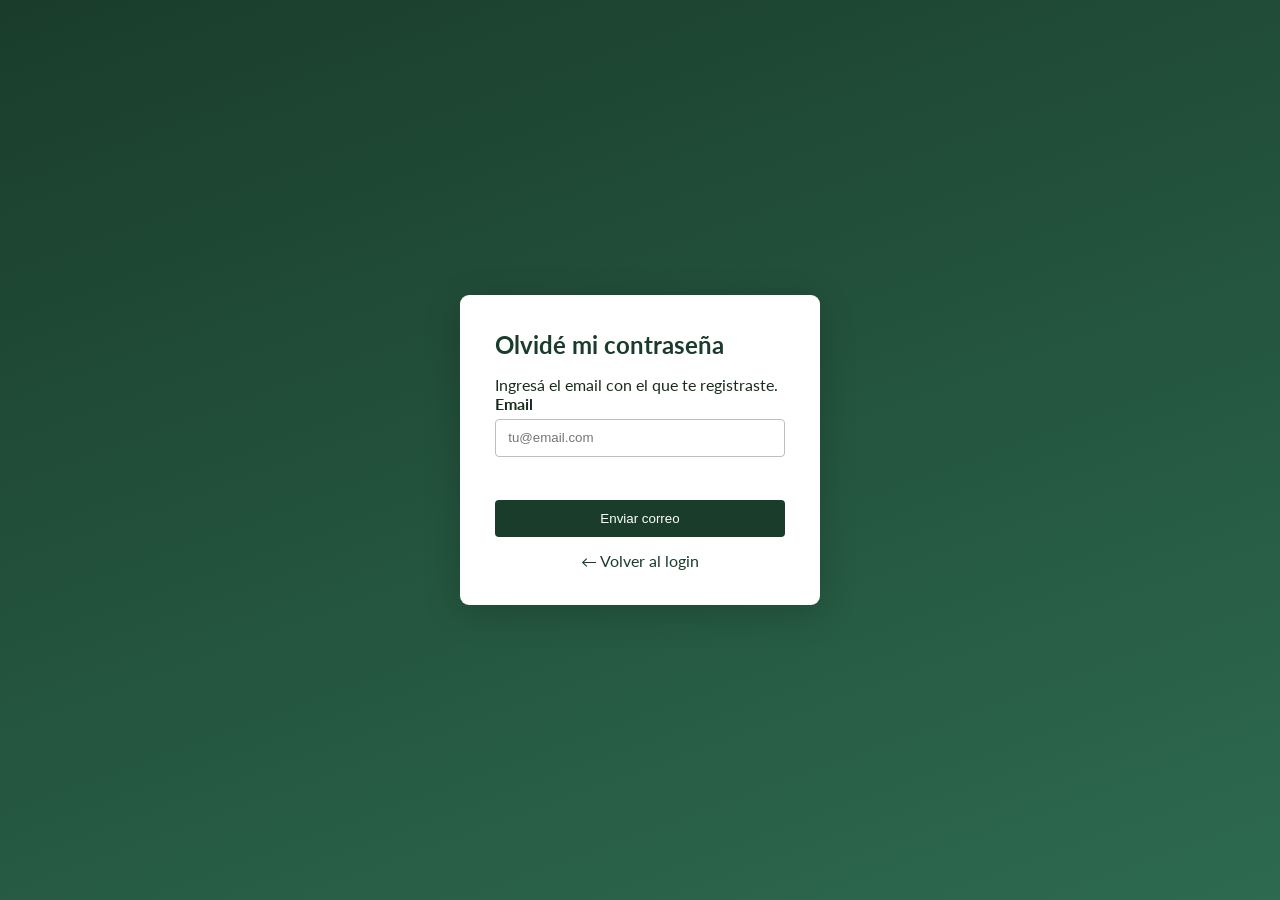
<file: registro/olvideContrasenia.html>
<!DOCTYPE html>
<html lang="es">
<head>
    <meta charset="UTF-8">
    <meta name="viewport" content="width=device-width, initial-scale=1.0">
    <title>Olvidé mi contraseña</title>
    <link href="https://fonts.googleapis.com/css2?family=Playfair+Display:wght@400;700;900&family=Lato:wght@300;400;700&display=swap" rel="stylesheet">
    <link rel="stylesheet" href="estilos_registro/olvidecontrasenia.css">
</head>
<body>
    <div class="card">
        <h1>Olvidé mi contraseña</h1>
        <p>Ingresá el email con el que te registraste.</p>
        <div class="form-group">
            <label for="fp_email">Email</label>
            <input type="email" id="fp_email" placeholder="tu@email.com">
            <div id="fp_error" class="field-error"></div>
            <div id="fp_success" class="alert-success"></div>
        </div>
        <button onclick="handleOlvideContrasenia()">Enviar correo</button>
        <a class="link-back" href="login.html">← Volver al login</a>
    </div>

    <script>
        function handleOlvideContrasenia() {
            document.getElementById('fp_error').textContent = '';
            document.getElementById('fp_success').textContent = '';
            const email = document.getElementById('fp_email').value.trim();
            if (!email) {
                document.getElementById('fp_error').textContent = 'Ingresá tu email.';
                return;
            }
            fetch('olvideContrasenia.php', {
                method: 'POST',
                headers: { 'Content-Type': 'application/x-www-form-urlencoded' },
                body: new URLSearchParams({ email: email })
            })
            .then(r => r.json())
            .then(resp => {
                if (resp.success) {
                    document.getElementById('fp_success').textContent = resp.message;
                } else {
                    document.getElementById('fp_error').textContent = resp.message;
                }
            })
            .catch(err => {
                document.getElementById('fp_error').textContent = 'Error de conexión: ' + err.message;
            });
        }
    </script>
</body>
</html>
</file>
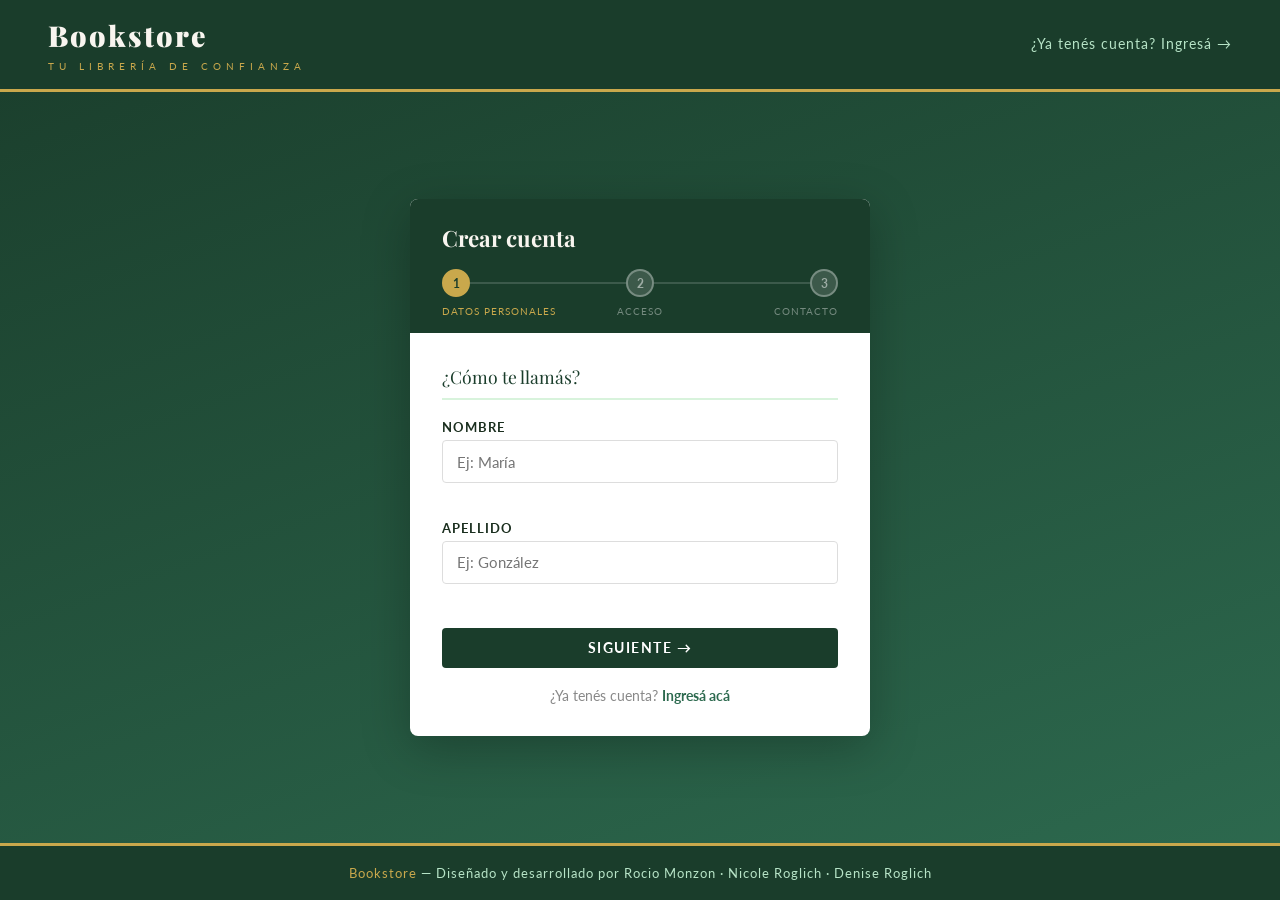
<file: registro/registro.html>
<!DOCTYPE html>
<html lang="es">
<head>
    <meta charset="UTF-8">
    <meta name="viewport" content="width=device-width, initial-scale=1.0">
    <title>Crear cuenta — Bookstore</title>
    <link href="https://fonts.googleapis.com/css2?family=Playfair+Display:wght@400;700;900&family=Lato:wght@300;400;700&display=swap" rel="stylesheet">
   <link rel="stylesheet" href="estilos_registro/registro.css">
   <link rel="stylesheet" href="https://cdn.jsdelivr.net/npm/bootstrap-icons@1.11.3/font/bootstrap-icons.min.css">
</head>
<body>

<header>
    <a href="../index.php" class="logo">
        <span class="logo-main">Bookstore</span>
        <span class="logo-sub">Tu librería de confianza</span>
    </a>
    <a href="login.html" class="header-link">¿Ya tenés cuenta? Ingresá →</a>
</header>

<div class="page-body">
    <div class="card">

        <!-- Barra de progreso -->
        <div class="progress-header">
            <h1>Crear cuenta</h1>
            <div class="steps-track">
                <div class="step-dot active" id="dot-1">1</div>
                <div class="step-line" id="line-1"></div>
                <div class="step-dot" id="dot-2">2</div>
                <div class="step-line" id="line-2"></div>
                <div class="step-dot" id="dot-3">3</div>
            </div>
            <div class="step-labels">
                <span class="step-label active" id="label-1">Datos personales</span>
                <span class="step-label" id="label-2">Acceso</span>
                <span class="step-label" id="label-3">Contacto</span>
            </div>
        </div>

        <div class="card-body">

            <div id="globalError" class="alert-error"></div>

            <!-- PASO 1: Nombre y Apellido -->
            <div class="step-panel active" id="step-1">
                <p class="step-title">¿Cómo te llamás?</p>

                <div class="form-group">
                    <label for="nombre">Nombre</label>
                    <input type="text" id="nombre" placeholder="Ej: María">
                    <div class="field-error" id="err-nombre"></div>
                </div>

                <div class="form-group">
                    <label for="apellido">Apellido</label>
                    <input type="text" id="apellido" placeholder="Ej: González">
                    <div class="field-error" id="err-apellido"></div>
                </div>

                <div class="btn-row">
                    <button class="btn btn-primary" onclick="goTo(2)">Siguiente →</button>
                </div>
            </div>

<!-- PASO 2: Username y contraseñas -->
<div class="step-panel" id="step-2">
    <p class="step-title">Elegí tu contraseña</p>

    <div class="form-group">
        <label for="email">Email</label>
        <input type="email" id="email" placeholder="tu@email.com">
        <div class="field-error" id="err-email"></div>
    </div>

<div class="form-group">
    <label for="pass">Contraseña</label>
    <div class="password-wrapper">
        <input type="password" id="pass" placeholder="Mínimo 8 caracteres">
        <i class="bi bi-eye toggle-password-icon" onclick="togglePasswordVisibility('pass', this)"></i>
    </div>
    
    <div id="password-rules-box">
        <p>La contraseña debe tener:</p>
        <ul>
            <li id="req-length" class="invalid"><i class="bi bi-x-circle-fill me-1"></i> Al menos 8 caracteres</li>
            <li id="req-upper" class="invalid"><i class="bi bi-x-circle-fill me-1"></i> Una letra mayúscula (A-Z)</li>
            <li id="req-lower" class="invalid"><i class="bi bi-x-circle-fill me-1"></i> Una letra minúscula (a-z)</li>
            <li id="req-number" class="invalid"><i class="bi bi-x-circle-fill me-1"></i> Un número (0-9)</li>
            <li id="req-symbol" class="invalid"><i class="bi bi-x-circle-fill me-1"></i> Un símbolo especial (!@#$%...)</li>
        </ul>
    </div>
    <div class="field-error" id="err-pass"></div>
</div>

<div class="form-group">
    <label for="rpass">Repetir contraseña</label>
    <div class="password-wrapper">
        <input type="password" id="rpass" placeholder="Repetí tu contraseña">
        <i class="bi bi-eye toggle-password-icon" onclick="togglePasswordVisibility('rpass', this)"></i>
    </div>
    <div class="field-error" id="err-rpass"></div>
</div>

    <div class="btn-row">
        <button class="btn btn-secondary" onclick="goTo(1)">← Atrás</button>
        <button class="btn btn-primary" onclick="goTo(3)">Siguiente →</button>
    </div>
</div>
            <!-- PASO 3: Email, teléfono, dirección -->
                        <!-- PASO 3: Teléfono -->
            <div class="step-panel" id="step-3">
                <p class="step-title">¿Cómo te contactamos?</p>

                <div class="form-group">
                    <label for="telefono">Teléfono</label>
                    <input type="tel" id="telefono" placeholder="Ej: 1122334455">
                    <div class="field-error" id="err-telefono"></div>
                </div>

                <div class="btn-row">
                    <button class="btn btn-secondary" onclick="goTo(2)">← Atrás</button>
                    <button class="btn btn-primary" id="btnRegistrar" onclick="registrar()">Crear cuenta</button>
                </div>
            </div>

            <!-- VERIFICACION POR EMAIL -->
            <div class="step-panel" id="step-code">
                <p class="step-title">Revisa tu email</p>

                <div class="form-group">
                    <label for="codigo">Codigo de verificacion</label>
                    <input type="text" id="codigo" inputmode="numeric" maxlength="6" placeholder="Ej: 123456">
                    <div class="field-error" id="err-codigo"></div>
                </div>

                <div class="btn-row">
                    <button class="btn btn-secondary" onclick="volverAContacto()">Cambiar email</button>
                    <button class="btn btn-primary" id="btnVerificar" onclick="verificarCodigo()">Terminar registro</button>
                </div>
            </div>

            <!-- ÉXITO -->
            <div class="success-panel" id="successPanel">
                <div class="success-icon">✅</div>
                <h2>¡Bienvenida!</h2>
                <p>Tu cuenta fue creada con éxito. En un momento te redirigimos.</p>
            </div>

            <div class="login-link">
                ¿Ya tenés cuenta? <a href="login.html">Ingresá acá</a>
            </div>

        </div>
    </div>
</div>

<footer>
    <p><span>Bookstore</span> &mdash; Diseñado y desarrollado por Rocio Monzon · Nicole Roglich · Denise Roglich</p>
</footer>

<script>
    let currentStep = 1;

    function goTo(step) {
        if (step > currentStep && !validarPaso(currentStep)) return;

        document.getElementById(`step-${currentStep}`).classList.remove('active');
        currentStep = step;
        document.getElementById(`step-${currentStep}`).classList.add('active');
        actualizarProgress();
    }

    function actualizarProgress() {
        for (let i = 1; i <= 3; i++) {
            const dot   = document.getElementById(`dot-${i}`);
            const label = document.getElementById(`label-${i}`);

            dot.classList.remove('active', 'done');
            label.classList.remove('active', 'done');

            if (i < currentStep) {
                dot.classList.add('done');
                dot.textContent = '✓';
                label.classList.add('done');
            } else if (i === currentStep) {
                dot.classList.add('active');
                dot.textContent = i;
                label.classList.add('active');
            } else {
                dot.textContent = i;
            }
        }

        for (let i = 1; i <= 2; i++) {
            const line = document.getElementById(`line-${i}`);
            line.classList.toggle('done', i < currentStep);
        }
    }

    function limpiarErrores(...ids) {
        ids.forEach(id => {
            const el = document.getElementById(id);
            if (el) { el.textContent = ''; }
            const input = document.getElementById(id.replace('err-', ''));
            if (input) input.classList.remove('error');
        });
    }

    function mostrarError(id, msg) {
        document.getElementById(id).textContent = msg;
        const input = document.getElementById(id.replace('err-', ''));
        if (input) input.classList.add('error');
    }

    function validarPaso(paso) {
        if (paso === 1) {
            limpiarErrores('err-nombre', 'err-apellido');
            let ok = true;
            if (!document.getElementById('nombre').value.trim()) {
                mostrarError('err-nombre', 'El nombre es requerido.');
                ok = false;
            }
            if (!document.getElementById('apellido').value.trim()) {
                mostrarError('err-apellido', 'El apellido es requerido.');
                ok = false;
            }
            return ok;
        }

        if (paso === 2) {
            limpiarErrores('err-email', 'err-pass', 'err-rpass');
            let ok = true;
            const email = document.getElementById('email').value.trim();
            const pass  = document.getElementById('pass').value;
            const rpass = document.getElementById('rpass').value;

            if (!email) {
                mostrarError('err-email', 'El email es requerido.');
                ok = false;
            } else if (!/^[^\s@]+@[^\s@]+\.[^\s@]+$/.test(email)) {
                mostrarError('err-email', 'El email no es válido.');
                ok = false;
            }
            
            if (pass.length < 8) {
                mostrarError('err-pass', 'La contraseña debe tener al menos 8 caracteres.');
                ok = false;
            } else if (!/[A-Z]/.test(pass)) {
                mostrarError('err-pass', 'Debe tener al menos una mayúscula.');
                ok = false;
            } else if (!/[a-z]/.test(pass)) {
                mostrarError('err-pass', 'Debe tener al menos una minúscula.');
                ok = false;
            } else if (!/[0-9]/.test(pass)) {
                mostrarError('err-pass', 'Debe tener al menos un número.');
                ok = false;
            } else if (!/[^\w]/.test(pass)) {
                mostrarError('err-pass', 'Debe tener al menos un símbolo especial.');
                ok = false;
            }
            
            if (pass !== rpass) {
                mostrarError('err-rpass', 'Las contraseñas no coinciden.');
                ok = false;
            }
            return ok;
        }

        if (paso === 3) {
            limpiarErrores('err-telefono');
            let ok = true;
            const telefono = document.getElementById('telefono').value.trim();
            
            if (!telefono) {
                mostrarError('err-telefono', 'El teléfono es requerido.');
                ok = false;
            }
            return ok;
        }

        return true;
    }

    function togglePasswordRules() {
        const rules = document.getElementById('password-rules');
        rules.style.display = rules.style.display === 'none' ? 'block' : 'none';
    }
// Función para mostrar / ocultar la contraseña
function togglePasswordVisibility(inputId, iconElement) {
    const passwordInput = document.getElementById(inputId);
    if (passwordInput.type === 'password') {
        passwordInput.type = 'text';
        iconElement.classList.remove('bi-eye');
        iconElement.classList.add('bi-eye-slash');
    } else {
        passwordInput.type = 'password';
        iconElement.classList.remove('bi-eye-slash');
        iconElement.classList.add('bi-eye');
    }
}

// Escuchar el evento 'input' en tiempo real para validar requisitos
document.getElementById('pass').addEventListener('input', function() {
    const value = this.value;

    // Reglas de validación (Regex)
    const checks = {
        'req-length': value.length >= 8,
        'req-upper': /[A-Z]/.test(value),
        'req-lower': /[a-z]/.test(value),
        'req-number': /[0-9]/.test(value),
        'req-symbol': /[^\w]/.test(value)
    };

    // Actualizar visualmente cada requisito
    for (const [id, isValid] of Object.entries(checks)) {
        const li = document.getElementById(id);
        const icon = li.querySelector('i');
        
        if (isValid) {
            li.classList.remove('invalid');
            li.classList.add('valid');
            icon.className = 'bi bi-check-circle-fill'; // Icono de check (tildo)
        } else {
            li.classList.remove('valid');
            li.classList.add('invalid');
            icon.className = 'bi bi-x-circle-fill'; // Icono de cruz
        }
    }
});
        async function registrar() {
        limpiarErrores('err-telefono');
        document.getElementById('globalError').style.display = 'none';

        const telefono  = document.getElementById('telefono').value.trim();

        let ok = true;
        if (!telefono) { mostrarError('err-telefono', 'El teléfono es requerido.'); ok = false; }
        if (!ok) return;

        const btn = document.getElementById('btnRegistrar');
        btn.disabled = true;
        btn.textContent = 'Registrando...';

        const body = new URLSearchParams({
            nombre:    document.getElementById('nombre').value.trim(),
            apellido:  document.getElementById('apellido').value.trim(),
            email:     document.getElementById('email').value.trim(),
            pass:      document.getElementById('pass').value,
            rpass:     document.getElementById('rpass').value,
            telefono:  telefono
        });

        try {
            const res  = await fetch('registro.php', { method: 'POST', body });
            const data = await res.json();

            if (data.type === 'success') {
                // Ocultar todos los pasos y mostrar éxito
                document.getElementById(`step-3`).classList.remove('active');
                document.getElementById('successPanel').style.display = 'block';
                setTimeout(() => window.location.href = '../index.php', 2000);
            } else if (data.type === 'code_sent') {
                document.getElementById('step-3').classList.remove('active');
                document.getElementById('step-code').classList.add('active');
                const errBox = document.getElementById('globalError');
                errBox.textContent = data.ack;
                errBox.style.display = 'block';
                btn.disabled = false;
                btn.textContent = 'Crear cuenta';
            } else {
                const errBox = document.getElementById('globalError');
                errBox.textContent = data.ack;
                errBox.style.display = 'block';
                btn.disabled = false;
                btn.textContent = 'Crear cuenta';
            }
        } catch (e) {
            const errBox = document.getElementById('globalError');
            errBox.textContent = 'Error de conexión. Intentá de nuevo.';
            errBox.style.display = 'block';
            btn.disabled = false;
            btn.textContent = 'Crear cuenta';
        }
    }

    function volverAContacto() {
        document.getElementById('step-code').classList.remove('active');
        document.getElementById('step-3').classList.add('active');
        document.getElementById('globalError').style.display = 'none';
        document.getElementById('btnRegistrar').disabled = false;
        document.getElementById('btnRegistrar').textContent = 'Crear cuenta';
    }

    async function verificarCodigo() {
        limpiarErrores('err-codigo');
        const errBox = document.getElementById('globalError');
        errBox.style.display = 'none';

        const codigo = document.getElementById('codigo').value.trim();
        if (!codigo) {
            mostrarError('err-codigo', 'Ingrese el codigo que llego a su email.');
            return;
        }

        const btn = document.getElementById('btnVerificar');
        btn.disabled = true;
        btn.textContent = 'Verificando...';

        try {
            const res = await fetch('verificar_registro.php', {
                method: 'POST',
                body: new URLSearchParams({ codigo })
            });
            const data = await res.json();

            if (data.type === 'success') {
                document.getElementById('step-code').classList.remove('active');
                document.getElementById('successPanel').style.display = 'block';
                setTimeout(() => window.location.href = '../index.php', 2000);
            } else {
                errBox.textContent = data.ack || 'No se pudo verificar el codigo.';
                errBox.style.display = 'block';
                btn.disabled = false;
                btn.textContent = 'Terminar registro';
            }
        } catch (e) {
            errBox.textContent = 'Error de conexion. Intenta de nuevo.';
            errBox.style.display = 'block';
            btn.disabled = false;
            btn.textContent = 'Terminar registro';
        }
    }
</script>

</body>
</html>
</file>
<file: paneles/estilos_paneles/panel_admin.css>
:root {
    --green-deep:   #1a3d2b;
    --green-mid:    #2d6a4f;
    --green-accent: #52b788;
    --green-light:  #b7e4c7;
    --green-pale:   #d8f3dc;
    --cream:        #f8f5ef;
    --gold:         #c9a84c;
    --text-dark:    #1a2e1e;
}

* { margin: 0; padding: 0; box-sizing: border-box; }

body {
    font-family: 'Lato', sans-serif;
    background-color: var(--cream);
    color: var(--text-dark);
}

/* HEADER */
header {
    background: var(--green-deep);
    padding: 1.2rem 3rem;
    display: flex;
    justify-content: space-between;
    align-items: center;
    border-bottom: 3px solid var(--gold);
}

.logo {
    display: flex;
    flex-direction: column;
    line-height: 1;
}

.logo-main {
    font-family: 'Playfair Display', serif;
    font-size: 1.5rem;
    font-weight: 900;
    color: var(--cream);
}

.logo-sub {
    font-size: 0.65rem;
    letter-spacing: 2px;
    color: var(--gold);
    text-transform: uppercase;
}

.header-right {
    display: flex;
    gap: 1rem;
    align-items: center;
}

.admin-badge {
    background: var(--gold);
    color: var(--green-deep);
    padding: 0.5rem 1rem;
    border-radius: 20px;
    font-weight: bold;
    font-size: 0.85rem;
}

.back-btn {
    background: white;
    color: var(--green-deep);
    padding: 0.6rem 1.2rem;
    border-radius: 6px;
    text-decoration: none;
    font-weight: bold;
    transition: 0.3s;
}

.back-btn:hover {
    background: var(--gold);
}

/* CONTAINER */
.container {
    max-width: 1400px;
    margin: 0 auto;
    padding: 2rem;
}

.page-title {
    font-family: 'Playfair Display', serif;
    font-size: 2rem;
    color: var(--green-deep);
    margin-bottom: 0.5rem;
}

.page-divider {
    width: 60px;
    height: 3px;
    background: var(--gold);
    margin-bottom: 2rem;
}

/* STATS */
.stats-row {
    display: grid;
    grid-template-columns: repeat(auto-fit, minmax(250px, 1fr));
    gap: 1.5rem;
    margin-bottom: 3rem;
}

.stat-card {
    background: white;
    padding: 2rem;
    border-radius: 8px;
    box-shadow: 0 2px 10px rgba(0,0,0,0.1);
    border-left: 4px solid var(--gold);
}

.stat-label {
    font-size: 0.9rem;
    color: #666;
    margin-bottom: 0.5rem;
    text-transform: uppercase;
    letter-spacing: 1px;
}

.stat-value {
    font-size: 2.5rem;
    font-weight: bold;
    color: var(--green-deep);
}

/* TOOLBAR */
.toolbar {
    display: flex;
    gap: 1rem;
    margin-bottom: 2rem;
    flex-wrap: wrap;
}

.search-input {
    flex: 1;
    min-width: 250px;
    padding: 0.8rem;
    border: 1px solid #ddd;
    border-radius: 6px;
    font-size: 0.95rem;
}

.search-input:focus {
    outline: none;
    border-color: var(--gold);
    box-shadow: 0 0 8px rgba(201, 168, 76, 0.3);
}

.btn-primary {
    background: var(--green-deep);
    color: white;
    border: none;
    padding: 0.8rem 1.5rem;
    border-radius: 6px;
    font-weight: bold;
    cursor: pointer;
    transition: 0.3s;
    white-space: nowrap;
}

.btn-primary:hover {
    background: var(--green-mid);
}

.btn-cancel {
    background: #ddd;
    color: #333;
    border: none;
    padding: 0.6rem 1.2rem;
    border-radius: 6px;
    cursor: pointer;
    transition: 0.3s;
}

.btn-cancel:hover {
    background: #ccc;
}

.btn-danger {
    background: #c0392b;
    color: white;
    border: none;
    padding: 0.6rem 1.2rem;
    border-radius: 6px;
    cursor: pointer;
    transition: 0.3s;
}

.btn-danger:hover {
    background: #a93226;
}

.btn-edit {
    background: var(--green-accent);
    color: white;
    border: none;
    padding: 0.5rem 1rem;
    border-radius: 4px;
    cursor: pointer;
    font-size: 0.85rem;
    transition: 0.3s;
}

.btn-edit:hover {
    background: var(--green-mid);
}

.btn-delete {
    background: #e74c3c;
    color: white;
    border: none;
    padding: 0.5rem 1rem;
    border-radius: 4px;
    cursor: pointer;
    font-size: 0.85rem;
    transition: 0.3s;
}

.btn-delete:hover {
    background: #c0392b;
}

/* TABLE */
.table-wrap {
    background: white;
    border-radius: 8px;
    overflow: hidden;
    box-shadow: 0 2px 10px rgba(0,0,0,0.1);
    margin-bottom: 2rem;
}

.table-wrap table {
    width: 100%;
    border-collapse: collapse;
}

.table-wrap thead {
    background: var(--green-deep);
    color: white;
}

.table-wrap th {
    padding: 1rem;
    text-align: left;
    font-weight: bold;
    border-bottom: 2px solid var(--gold);
}

.table-wrap td {
    padding: 1rem;
    border-bottom: 1px solid #eee;
}

.table-wrap tbody tr:hover {
    background: var(--green-pale);
}

.td-price {
    color: var(--green-mid);
    font-weight: bold;
}

.stock-badge {
    padding: 0.3rem 0.8rem;
    border-radius: 20px;
    font-size: 0.85rem;
    font-weight: bold;
}

.stock-ok {
    background: #d8f3dc;
    color: #2d6a4f;
}

.stock-low {
    background: #ffeaa7;
    color: #d63031;
}

.stock-zero {
    background: #fab1a0;
    color: #d63031;
}

.actions {
    display: flex;
    gap: 0.5rem;
}

.empty-state {
    padding: 3rem;
    text-align: center;
    color: #999;
    font-size: 1.1rem;
}

.loading {
    padding: 3rem;
    text-align: center;
}

.spinner {
    border: 4px solid var(--green-pale);
    border-top: 4px solid var(--gold);
    border-radius: 50%;
    width: 40px;
    height: 40px;
    animation: spin 1s linear infinite;
    margin: 0 auto 1rem;
}

@keyframes spin {
    0% { transform: rotate(0deg); }
    100% { transform: rotate(360deg); }
}

/* MODAL */
.modal-overlay {
    display: none;
    position: fixed;
    top: 0; left: 0;
    width: 100%; height: 100%;
    background: rgba(0,0,0,0.6);
    z-index: 1000;
    justify-content: center;
    align-items: center;
    padding: 1rem;
}

.modal-overlay.open {
    display: flex;
}

.modal {
    background: white;
    border-radius: 12px;
    max-width: 500px;
    width: 100%;
    box-shadow: 0 10px 40px rgba(0,0,0,0.3);
}

.modal-header {
    background: var(--green-deep);
    color: white;
    padding: 1.5rem;
    display: flex;
    justify-content: space-between;
    align-items: center;
    border-radius: 12px 12px 0 0;
}

.modal-header h2 {
    margin: 0;
    font-family: 'Playfair Display', serif;
}

.modal-close {
    background: none;
    border: none;
    color: white;
    font-size: 1.5rem;
    cursor: pointer;
}

.modal-body {
    padding: 2rem;
    max-height: 60vh;
    overflow-y: auto;
}

.form-group {
    margin-bottom: 1.5rem;
}

.form-group label {
    display: block;
    margin-bottom: 0.5rem;
    font-weight: bold;
    color: var(--green-deep);
}

.form-group input,
.form-group textarea,
.form-group select {
    width: 100%;
    padding: 0.8rem;
    border: 1px solid #ddd;
    border-radius: 6px;
    font-family: 'Lato', sans-serif;
    font-size: 0.95rem;
}

.form-group textarea {
    resize: vertical;
    min-height: 100px;
}

.form-group input:focus,
.form-group textarea:focus,
.form-group select:focus {
    outline: none;
    border-color: var(--gold);
    box-shadow: 0 0 8px rgba(201, 168, 76, 0.3);
}

.form-row {
    display: grid;
    grid-template-columns: 1fr 1fr;
    gap: 1rem;
}

.modal-footer {
    padding: 1.5rem;
    display: flex;
    justify-content: flex-end;
    gap: 1rem;
    border-top: 1px solid #eee;
}

.confirm-modal {
    background: white;
    border-radius: 12px;
    max-width: 400px;
    width: 100%;
    box-shadow: 0 10px 40px rgba(0,0,0,0.3);
}

.confirm-body {
    padding: 2rem;
    text-align: center;
}

.confirm-icon {
    font-size: 3rem;
    margin-bottom: 1rem;
}

.confirm-body h3 {
    color: var(--green-deep);
    margin-bottom: 0.5rem;
}

.confirm-body p {
    color: #666;
    margin-bottom: 1.5rem;
}

.confirm-footer {
    padding: 1.5rem;
    display: flex;
    gap: 1rem;
    justify-content: flex-end;
    border-top: 1px solid #eee;
}

/* TOAST */
.toast {
    position: fixed;
    bottom: 2rem;
    left: 50%;
    transform: translateX(-50%) translateY(150px);
    background: var(--green-mid);
    color: white;
    padding: 1rem 2rem;
    border-radius: 6px;
    z-index: 2000;
    transition: transform 0.3s ease;
    max-width: 90%;
}

.toast.show {
    transform: translateX(-50%) translateY(0);
}

.toast.error {
    background: #c0392b;
}

/* RESPONSIVE */
@media (max-width: 768px) {
    .container {
        padding: 1rem;
    }

    .page-title {
        font-size: 1.5rem;
    }

    .toolbar {
        flex-direction: column;
    }

    .search-input {
        min-width: 100%;
    }

    .form-row {
        grid-template-columns: 1fr;
    }

    .stats-row {
        grid-template-columns: 1fr;
    }

    .table-wrap table {
        font-size: 0.9rem;
    }

    .table-wrap th,
    .table-wrap td {
        padding: 0.8rem;
    }

    .actions {
        flex-direction: column;
    }

    .btn-edit,
    .btn-delete {
        width: 100%;
    }
}
</file>
<file: registro/estilos_registro/login.css>
:root {
    --green-deep:   #1a3d2b;
    --green-mid:    #2d6a4f;
    --green-accent: #52b788;
    --green-light:  #b7e4c7;
    --green-pale:   #d8f3dc;
    --cream:        #f8f5ef;
    --gold:         #c9a84c;
    --text-dark:    #1a2e1e;
}

* { margin: 0; padding: 0; box-sizing: border-box; }

body {
    font-family: 'Lato', sans-serif;
    min-height: 100vh;
    display: flex;
    flex-direction: column;
    background: var(--green-deep);
}

.login-row {
    flex: 1;
    display: flex;
    min-height: 100vh;
}

.left-panel {
    flex: 1;
    background: linear-gradient(160deg, var(--green-deep) 0%, var(--green-mid) 100%);
    display: flex;
    flex-direction: column;
    justify-content: center;
    align-items: flex-start;
    padding: 4rem 5rem;
    position: relative;
    overflow: hidden;
}

.left-panel::before {
    content: '📚';
    position: absolute;
    font-size: 28rem;
    bottom: -4rem;
    right: -4rem;
    opacity: 0.05;
    pointer-events: none;
}

.left-panel::after {
    content: '';
    position: absolute;
    top: -80px;
    left: -80px;
    width: 300px;
    height: 300px;
    border-radius: 50%;
    border: 2px solid rgba(201,168,76,0.15);
}

.brand { margin-bottom: 3rem; animation: fadeLeft 0.7s ease-out both; }

.brand-name {
    font-family: 'Playfair Display', serif;
    font-size: 3.5rem;
    font-weight: 900;
    color: var(--cream);
    letter-spacing: 3px;
    line-height: 1;
}

.brand-tag {
    display: block;
    font-size: 0.65rem;
    letter-spacing: 7px;
    text-transform: uppercase;
    color: var(--gold);
    margin-top: 6px;
}

.gold-line {
    width: 60px;
    height: 3px;
    background: var(--gold);
    margin: 2rem 0;
    animation: expandLine 0.8s ease-out 0.3s both;
}

.left-copy { animation: fadeLeft 0.7s ease-out 0.4s both; }

.left-copy h2 {
    font-family: 'Playfair Display', serif;
    font-size: 2rem;
    color: var(--cream);
    font-weight: 700;
    line-height: 1.3;
    margin-bottom: 1rem;
}

.left-copy p {
    color: var(--green-light);
    font-size: 1rem;
    line-height: 1.7;
    max-width: 320px;
}

.right-panel {
    width: 480px;
    background: var(--cream);
    display: flex;
    flex-direction: column;
    justify-content: center;
    padding: 4rem 3.5rem;
    animation: fadeRight 0.7s ease-out both;
}

.back-link {
    display: inline-flex;
    align-items: center;
    gap: 6px;
    color: var(--green-mid);
    font-size: 0.8rem;
    letter-spacing: 2px;
    text-transform: uppercase;
    text-decoration: none;
    margin-bottom: 2.5rem;
    transition: color 0.3s;
}

.back-link:hover { color: var(--green-deep); }

.panel-title {
    font-family: 'Playfair Display', serif;
    font-size: 2.2rem;
    font-weight: 900;
    color: var(--green-deep);
    margin-bottom: 0.3rem;
}

.panel-subtitle {
    font-size: 0.85rem;
    color: #888;
    margin-bottom: 2rem;
}

.form-tabs {
    display: flex;
    background: var(--green-pale);
    border-radius: 4px;
    padding: 4px;
    margin-bottom: 2rem;
}

.tab-btn {
    flex: 1;
    padding: 0.65rem;
    border: none;
    background: transparent;
    color: var(--green-mid);
    cursor: pointer;
    border-radius: 3px;
    font-family: 'Lato', sans-serif;
    font-size: 0.8rem;
    font-weight: 700;
    letter-spacing: 2px;
    text-transform: uppercase;
    transition: all 0.3s ease;
}

.tab-btn.active {
    background: var(--green-deep);
    color: var(--cream);
}

.alert {
    padding: 0.8rem 1rem;
    border-radius: 3px;
    margin-bottom: 1.2rem;
    font-size: 0.85rem;
    font-weight: 600;
    border-left: 4px solid;
    display: none;
}

.alert.show { display: block; }
.alert-error { background: #fff0f0; color: #c0392b; border-color: #c0392b; }
.alert-success { background: #f0fff4; color: var(--green-mid); border-color: var(--green-accent); }

.field-error {
    color: #c0392b;
    font-size: 0.80rem;
    margin-top: 0.35rem;
    min-height: 1.2rem;
}

input[type="text"],
input[type="email"],
input[type="tel"],
input[type="password"] {
    width: 100%;
    padding: 0.8rem 1rem;
    border: 1.5px solid var(--green-pale);
    border-radius: 3px;
    font-family: 'Lato', sans-serif;
    font-size: 0.95rem;
    color: var(--text-dark);
    background: white;
    outline: none;
    transition: all 0.25s ease;
}

input.field-invalid {
    border-color: #e74c3c;
    background: #fff5f5;
}

label .info-icon {
    display: inline-flex;
    align-items: center;
    justify-content: center;
    width: 1.15rem;
    height: 1.15rem;
    margin-left: 0.45rem;
    border-radius: 50%;
    background: var(--green-pale);
    color: var(--green-mid);
    font-size: 0.75rem;
    font-weight: 700;
    cursor: pointer;
    border: 1px solid var(--green-accent);
    transition: background 0.2s ease, transform 0.2s ease;
}

label .info-icon:hover {
    background: var(--green-accent);
    color: var(--cream);
    transform: translateY(-1px);
}

.password-rules {
    display: none;
    margin-top: 0.85rem;
    padding: 0.85rem 1rem;
    background: #f7fdf6;
    border: 1px solid var(--green-pale);
    border-radius: 4px;
    color: #2b5f40;
    font-size: 0.84rem;
    line-height: 1.5;
}

.password-rules.visible {
    display: block;
}

.password-rules ul {
    margin: 0.5rem 0 0 1.1rem;
    padding-left: 0.75rem;
}

.password-rules li {
    margin-bottom: 0.35rem;
}

.form-section { display: none; }
.form-section.active { display: block; }

.form-group { margin-bottom: 1.2rem; }

label {
    display: block;
    font-size: 0.72rem;
    letter-spacing: 2px;
    text-transform: uppercase;
    color: var(--green-mid);
    font-weight: 700;
    margin-bottom: 6px;
}

input:focus {
    border-color: var(--green-accent);
    box-shadow: 0 0 0 3px rgba(82,183,136,0.15);
}

.submit-btn {
    width: 100%;
    padding: 0.9rem;
    background: var(--green-deep);
    color: var(--cream);
    border: none;
    border-radius: 3px;
    font-family: 'Lato', sans-serif;
    font-size: 0.85rem;
    font-weight: 700;
    letter-spacing: 3px;
    text-transform: uppercase;
    cursor: pointer;
    margin-top: 0.5rem;
    transition: all 0.3s ease;
}

.submit-btn:hover {
    background: var(--green-mid);
    transform: translateY(-2px);
    box-shadow: 0 8px 20px rgba(26,61,43,0.25);
}

.submit-btn:active { transform: translateY(0); }

.form-footer { display: none; }

@keyframes fadeLeft {
    from { opacity: 0; transform: translateX(-30px); }
    to   { opacity: 1; transform: translateX(0); }
}
@keyframes fadeRight {
    from { opacity: 0; transform: translateX(30px); }
    to   { opacity: 1; transform: translateX(0); }
}
@keyframes expandLine {
    from { width: 0; opacity: 0; }
    to   { width: 60px; opacity: 1; }
}

@media (max-width: 900px) {
    .left-panel { display: none; }
    .right-panel { width: 100%; padding: 3rem 2rem; }
}
/* Contenedor relativo: Aseguramos que tenga el ancho completo */
.password-wrapper {
    position: relative;
    display: flex;
    align-items: center;
    width: 100%; /* ← Agregar esta línea es clave */
}

/* Evitamos que el texto de la contraseña tape al icono */
.password-wrapper input {
    padding-right: 2.5rem !important; 
    width: 100%;
}

/* Posicionamiento absoluto del ojo dentro del campo */
.toggle-password-icon {
    position: absolute;
    right: 1rem;
    top: 50%;
    transform: translateY(-50%); /* ← Centra verticalmente el ojo sin importar el tamaño del input */
    color: var(--green-mid);
    cursor: pointer;
    font-size: 1.15rem;
    transition: color 0.2s ease;
    user-select: none;
    z-index: 10; /* ← Asegura que quede siempre por encima del input */
}

/* Efecto hover */
.toggle-password-icon:hover {
    color: var(--green-accent);
}
</file>
<file: registro/estilos_registro/olvidecontrasenia.css>
:root {
            --green-deep:   #1a3d2b;
            --green-mid:    #2d6a4f;
            --green-accent: #52b788;
            --cream:        #f8f5ef;
            --text-dark:    #1a2e1e;
        }
        * { margin: 0; padding: 0; box-sizing: border-box; }
        body {
            font-family: 'Lato', sans-serif;
            min-height: 100vh;
            display: flex;
            align-items: center;
            justify-content: center;
            background: linear-gradient(160deg, var(--green-deep) 0%, var(--green-mid) 100%);
            color: var(--text-dark);
        }
        .card {
            width: 360px;
            background: white;
            padding: 2.2rem;
            border-radius: 9px;
            box-shadow: 0 8px 36px rgba(0,0,0,.2);
        }
        .card h1 { margin-bottom: 1rem; font-size: 1.5rem; color: var(--green-deep); }
        .form-group { margin-bottom: 1rem; }
        label { display: block; font-weight: 700; margin-bottom: .35rem; }
        input { width: 100%; padding: .65rem .75rem; border: 1px solid #bdbdbd; border-radius: 4px; }
        button { width: 100%; background: var(--green-deep); color: white; border: none; padding: .7rem; border-radius: 4px; cursor: pointer; }
        .field-error { margin-top: .5rem; color: #c0392b; min-height: 1.2rem; }
        .alert-success { margin-top: .6rem; color: #1a6c3a; }
        .link-back { margin-top: .85rem; display: block; text-align: center; color: var(--green-deep); text-decoration: none; }
</file>
<file: registro/estilos_registro/registro.css>
:root {
            --green-deep:   #1a3d2b;
            --green-mid:    #2d6a4f;
            --green-accent: #52b788;
            --green-light:  #b7e4c7;
            --green-pale:   #d8f3dc;
            --cream:        #f8f5ef;
            --gold:         #c9a84c;
            --text-dark:    #1a2e1e;
            --error:        #c0392b;
        }

        * { margin: 0; padding: 0; box-sizing: border-box; }

        body {
            font-family: 'Lato', sans-serif;
            background: linear-gradient(160deg, var(--green-deep) 0%, var(--green-mid) 100%);
            min-height: 100vh;
            display: flex;
            flex-direction: column;
        }

        /* ── HEADER ─────────────────────────────────────────── */
        header {
            background: var(--green-deep);
            padding: 1rem 3rem;
            display: flex;
            justify-content: space-between;
            align-items: center;
            border-bottom: 3px solid var(--gold);
        }

        .logo { text-decoration: none; }
        .logo-main {
            font-family: 'Playfair Display', serif;
            font-size: 1.8rem;
            font-weight: 900;
            color: var(--cream);
            letter-spacing: 2px;
            display: block;
        }
        .logo-sub {
            font-size: 0.6rem;
            letter-spacing: 5px;
            color: var(--gold);
            text-transform: uppercase;
        }

        .header-link {
            color: var(--green-light);
            text-decoration: none;
            font-size: 0.85rem;
            letter-spacing: 1px;
            border-bottom: 1px solid transparent;
            transition: border-color 0.2s;
        }
        .header-link:hover { border-color: var(--gold); color: var(--gold); }

        /* ── MAIN WRAPPER ────────────────────────────────────── */
        .page-body {
            flex: 1;
            display: flex;
            align-items: center;
            justify-content: center;
            padding: 3rem 1rem;
        }

        .card {
            background: white;
            border-radius: 8px;
            box-shadow: 0 12px 48px rgba(0,0,0,0.25);
            width: 100%;
            max-width: 460px;
            overflow: hidden;
        }

        /* ── PROGRESS BAR ────────────────────────────────────── */
        .progress-header {
            background: var(--green-deep);
            padding: 1.5rem 2rem 1rem;
        }

        .progress-header h1 {
            font-family: 'Playfair Display', serif;
            color: var(--cream);
            font-size: 1.4rem;
            margin-bottom: 1rem;
        }

        .steps-track {
            display: flex;
            align-items: center;
            gap: 0;
        }

        .step-dot {
            width: 28px;
            height: 28px;
            border-radius: 50%;
            background: rgba(255,255,255,0.15);
            border: 2px solid rgba(255,255,255,0.3);
            display: flex;
            align-items: center;
            justify-content: center;
            font-size: 0.75rem;
            font-weight: 700;
            color: rgba(255,255,255,0.5);
            flex-shrink: 0;
            transition: all 0.3s ease;
        }

        .step-dot.active {
            background: var(--gold);
            border-color: var(--gold);
            color: var(--green-deep);
        }

        .step-dot.done {
            background: var(--green-accent);
            border-color: var(--green-accent);
            color: white;
        }

        .step-line {
            flex: 1;
            height: 2px;
            background: rgba(255,255,255,0.15);
            transition: background 0.3s ease;
        }

        .step-line.done { background: var(--green-accent); }

        .step-labels {
            display: flex;
            justify-content: space-between;
            margin-top: 0.5rem;
        }

        .step-label {
            font-size: 0.65rem;
            letter-spacing: 1px;
            text-transform: uppercase;
            color: rgba(255,255,255,0.4);
            flex: 1;
            text-align: center;
            transition: color 0.3s;
        }
        .step-label:first-child { text-align: left; }
        .step-label:last-child  { text-align: right; }
        .step-label.active { color: var(--gold); }
        .step-label.done   { color: var(--green-light); }

        /* ── FORM BODY ───────────────────────────────────────── */
        .card-body { padding: 2rem; }

        .step-panel { display: none; }
        .step-panel.active { display: block; }

        .step-title {
            font-family: 'Playfair Display', serif;
            font-size: 1.1rem;
            color: var(--green-deep);
            margin-bottom: 1.2rem;
            padding-bottom: 0.6rem;
            border-bottom: 2px solid var(--green-pale);
        }

        .form-group { margin-bottom: 1rem; }

        label {
            display: block;
            font-size: 0.8rem;
            font-weight: 700;
            letter-spacing: 1px;
            text-transform: uppercase;
            color: var(--text-dark);
            margin-bottom: 0.35rem;
        }

        input {
            width: 100%;
            padding: 0.7rem 0.9rem;
            border: 1.5px solid #ddd;
            border-radius: 4px;
            font-family: 'Lato', sans-serif;
            font-size: 0.95rem;
            color: var(--text-dark);
            transition: border-color 0.2s;
            outline: none;
        }

        input:focus { border-color: var(--green-accent); }
        input.error { border-color: var(--error); }

        .field-error {
            font-size: 0.78rem;
            color: var(--error);
            margin-top: 0.3rem;
            min-height: 1rem;
        }

        /* ── BOTONES ─────────────────────────────────────────── */
        .btn-row {
            display: flex;
            gap: 0.75rem;
            margin-top: 1.5rem;
        }

        .btn {
            flex: 1;
            padding: 0.75rem;
            border: none;
            border-radius: 4px;
            font-family: 'Lato', sans-serif;
            font-size: 0.85rem;
            font-weight: 700;
            letter-spacing: 1.5px;
            text-transform: uppercase;
            cursor: pointer;
            transition: all 0.25s ease;
        }

        .btn-primary {
            background: var(--green-deep);
            color: white;
        }
        .btn-primary:hover { background: var(--green-mid); }

        .btn-secondary {
            background: var(--green-pale);
            color: var(--green-deep);
        }
        .btn-secondary:hover { background: var(--green-light); }

        .btn:disabled { opacity: 0.5; cursor: not-allowed; }

        /* ── SUCCESS ─────────────────────────────────────────── */
        .success-panel {
            display: none;
            text-align: center;
            padding: 2rem 0 1rem;
        }

        .success-icon {
            font-size: 3rem;
            margin-bottom: 1rem;
        }

        .success-panel h2 {
            font-family: 'Playfair Display', serif;
            color: var(--green-deep);
            margin-bottom: 0.5rem;
        }

        .success-panel p {
            color: #666;
            font-size: 0.9rem;
            margin-bottom: 1.5rem;
        }

        .alert-error {
            background: #fdf0ef;
            border: 1px solid #f5c6c2;
            border-radius: 4px;
            color: var(--error);
            padding: 0.75rem 1rem;
            font-size: 0.85rem;
            margin-bottom: 1rem;
            display: none;
        }

        /* ── FOOTER ──────────────────────────────────────────── */
        footer {
            background: var(--green-deep);
            color: var(--green-light);
            text-align: center;
            padding: 1.2rem 2rem;
            font-size: 0.8rem;
            letter-spacing: 1px;
            border-top: 3px solid var(--gold);
        }

        footer span { color: var(--gold); }

        .login-link {
            margin-top: 1.2rem;
            text-align: center;
            font-size: 0.85rem;
            color: #888;
        }

        .login-link a {
            color: var(--green-mid);
            font-weight: 700;
            text-decoration: none;
        }
        .login-link a:hover { text-decoration: underline; }
.password-wrapper {
    position: relative;
    display: flex;
    align-items: center;
    width: 100%;
}

.password-wrapper input {
    padding-right: 2.7rem !important;
    width: 100% !important;
}

.toggle-password-icon {
    position: absolute;
    right: 1rem;
    top: 50%;
    transform: translateY(-50%);
    color: var(--green-mid);
    cursor: pointer;
    font-size: 1.1rem;
    transition: color 0.2s ease, transform 0.2s ease;
    user-select: none;
    z-index: 10;
}

.toggle-password-icon:hover {
    color: var(--green-accent);
}

#password-rules-box {
    margin-top: 0.85rem;
    padding: 0.9rem 1.1rem;
    background: var(--cream);
    border: 1px solid var(--green-pale);
    border-radius: 4px;
    font-size: 0.82rem;
    color: var(--text-dark);
    box-shadow: inset 0 1px 3px rgba(0,0,0,0.02);
}

#password-rules-box p {
    font-weight: 700;
    margin-bottom: 0.5rem;
    color: var(--green-deep);
    font-size: 0.85rem;
}

#password-rules-box ul {
    list-style: none !important; 
    padding-left: 0 !important;
    margin: 0 !important;
}

#password-rules-box li {
    margin-bottom: 0.4rem;
    display: flex;
    align-items: center;
    gap: 8px;
    font-family: 'Lato', sans-serif;
    font-size: 0.8rem;
    line-height: 1.4;
    transition: all 0.3s ease;
}

#password-rules-box li:last-child {
    margin-bottom: 0;
}

#password-rules-box li.invalid {
    color: #8a9a8f; 
}
#password-rules-box li.invalid i {
    color: #cbd5ce;
    font-size: 0.9rem;
}

#password-rules-box li.valid {
    color: var(--green-deep);
    font-weight: 700;
}
#password-rules-box li.valid i {
    color: var(--green-accent);
    font-size: 0.9rem;
    filter: drop-shadow(0 1px 2px rgba(82,183,136,0.2));
}
</file>
